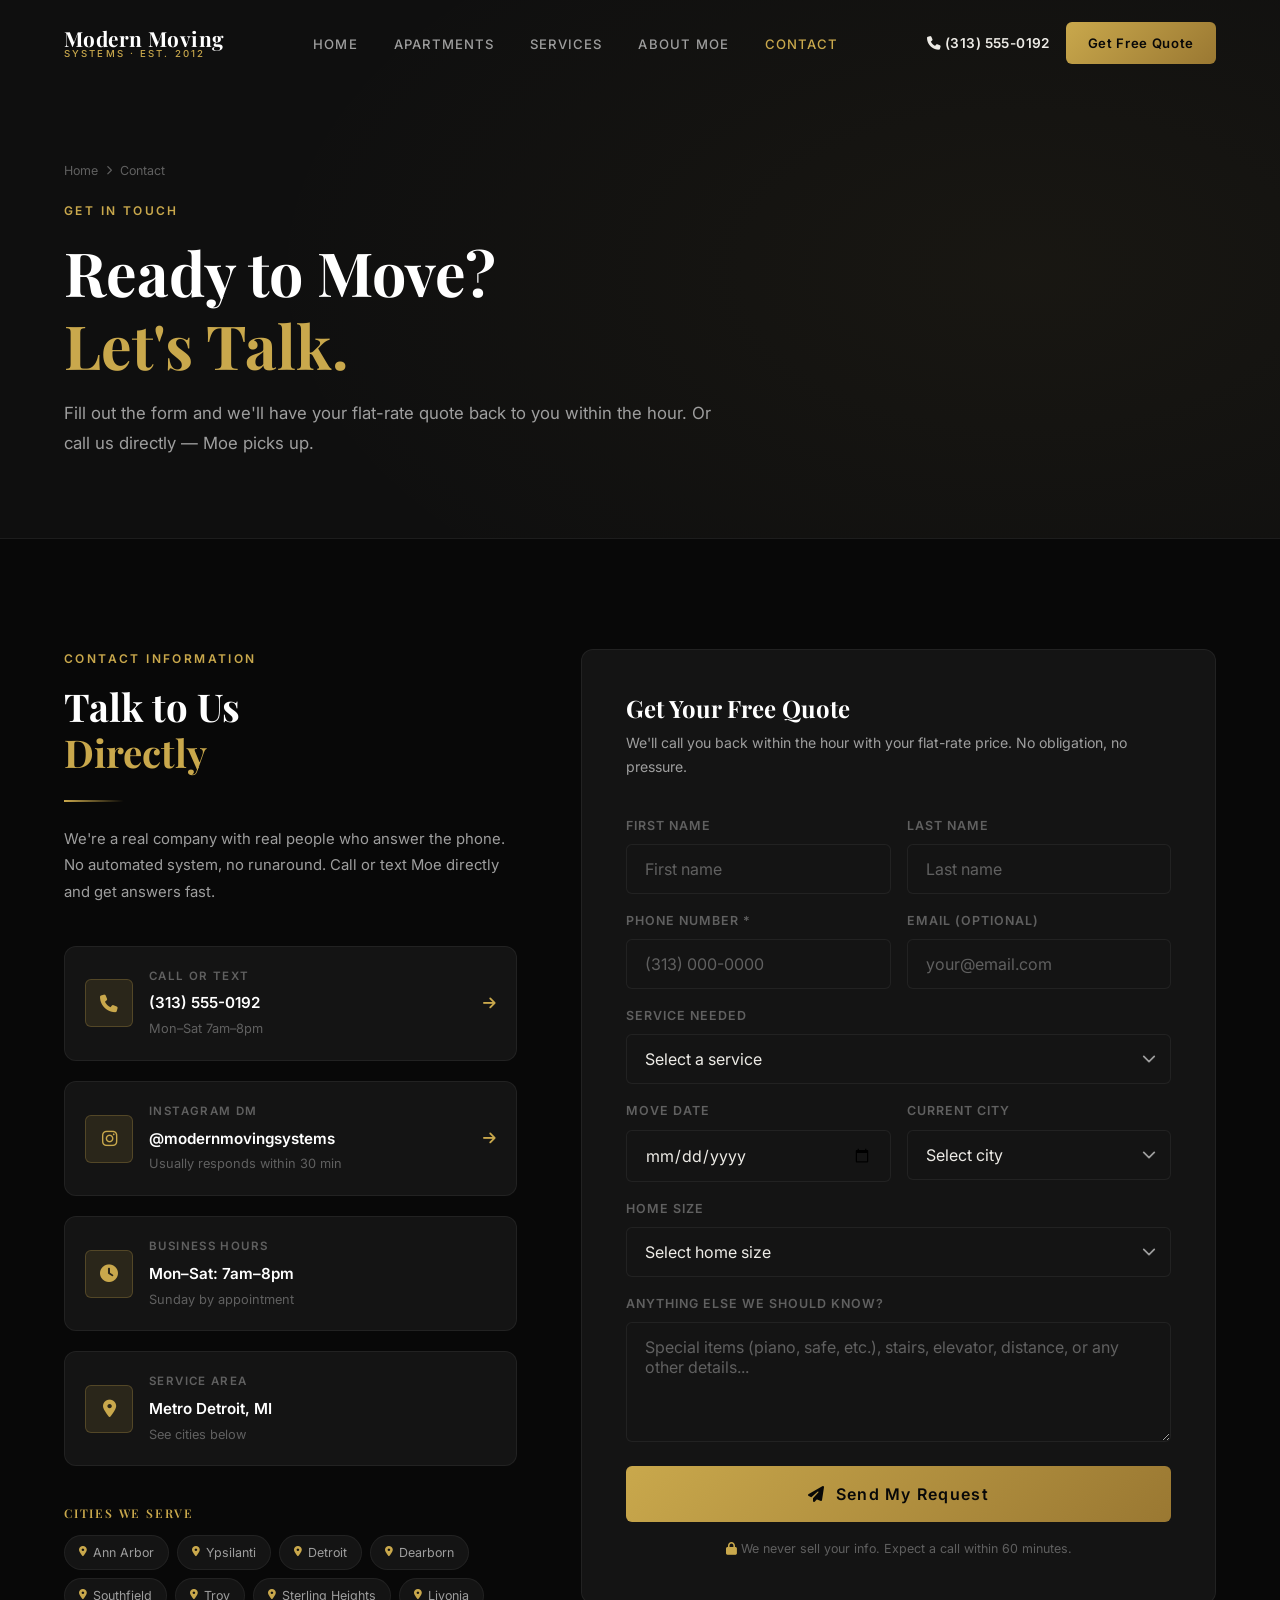
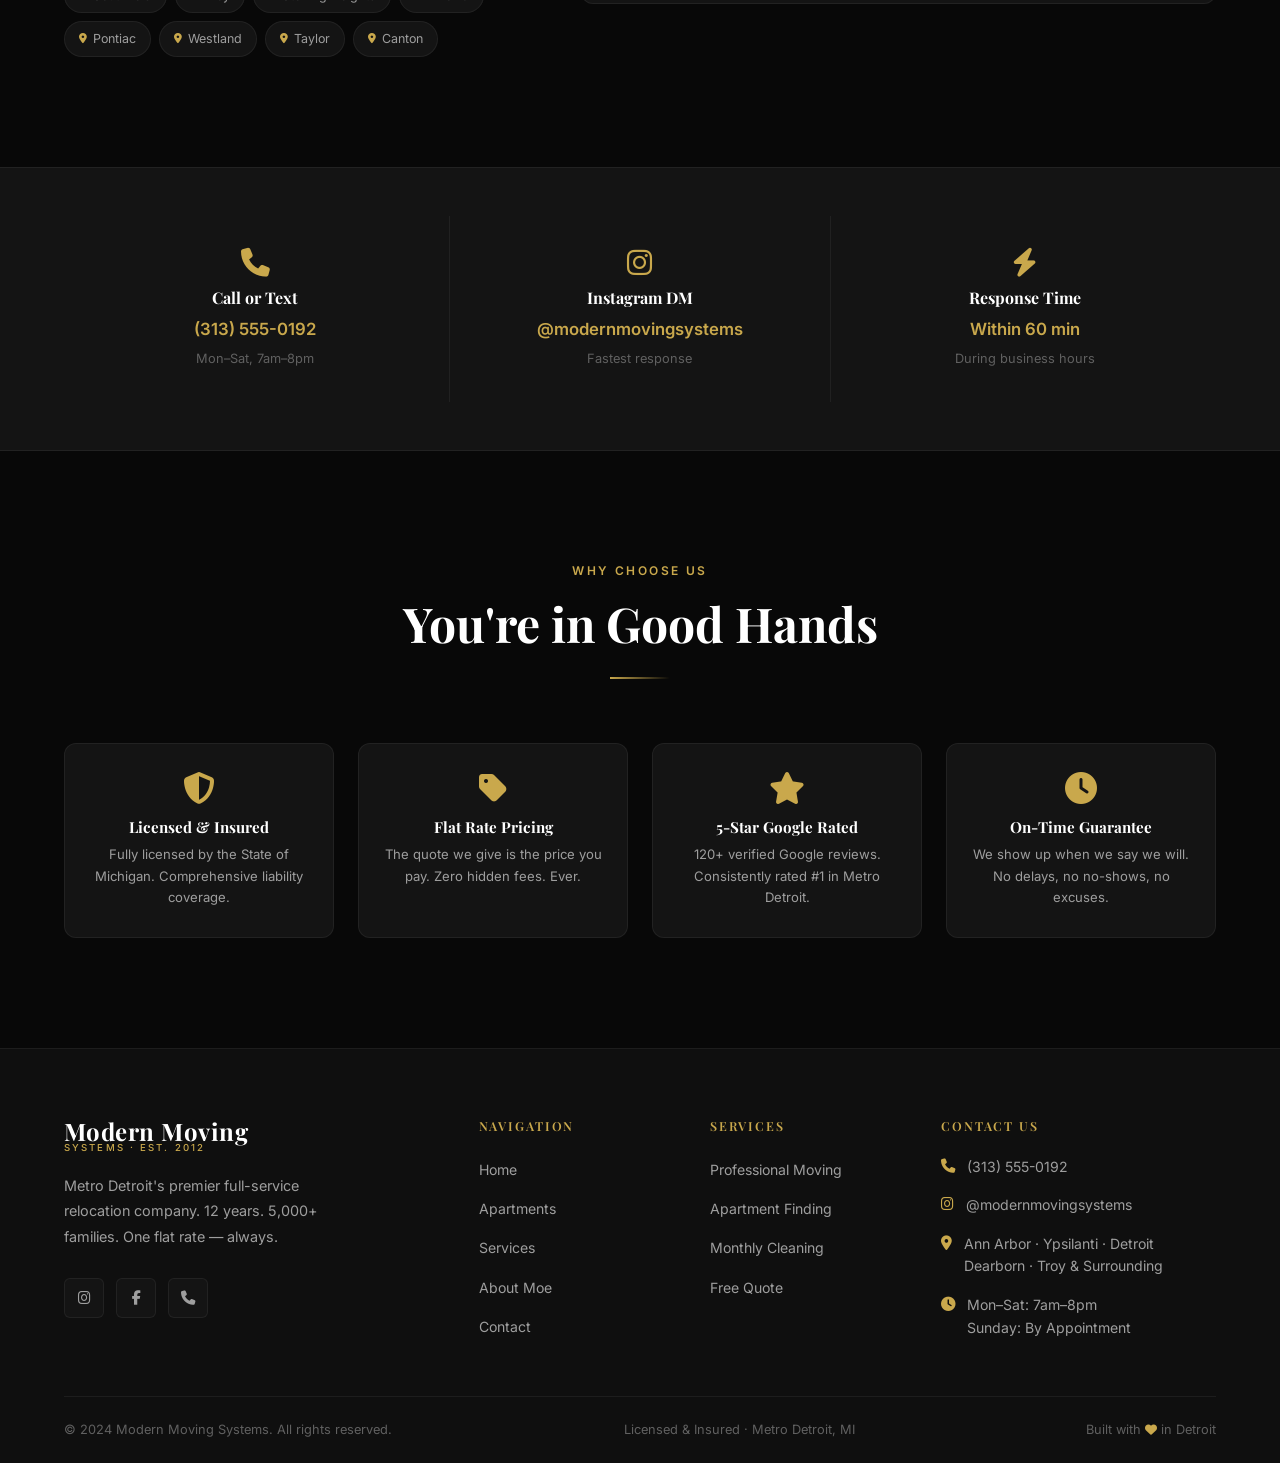
<file: contact.html>
<!DOCTYPE html>
<html lang="en">
<head>
  <meta charset="UTF-8" />
  <meta name="viewport" content="width=device-width, initial-scale=1.0" />
  <title>Contact | Modern Moving Systems — Get a Free Quote</title>
  <meta name="description" content="Contact Modern Moving Systems for a free flat-rate moving quote. Serving Ann Arbor, Ypsilanti, Detroit, and all of Metro Detroit. Call, text, or fill out our form." />
  <meta name="keywords" content="contact Modern Moving Systems, moving quote Metro Detroit, free moving estimate Ann Arbor, book movers Detroit" />
  <meta property="og:title" content="Contact Us | Modern Moving Systems" />
  <meta property="og:description" content="Get your free flat-rate quote today. No pressure, no hidden fees. We respond within the hour." />
  <link rel="canonical" href="https://modernmovingsystems.com/contact.html" />
  <link rel="preconnect" href="https://fonts.googleapis.com" />
  <link rel="preconnect" href="https://fonts.gstatic.com" crossorigin />
  <link href="https://fonts.googleapis.com/css2?family=Playfair+Display:ital,wght@0,600;0,700;1,600;1,700&family=Inter:wght@400;500;600;700&display=swap" rel="stylesheet" />
  <link rel="stylesheet" href="https://cdnjs.cloudflare.com/ajax/libs/font-awesome/6.5.0/css/all.min.css" />
  <link rel="stylesheet" href="css/style.css" />
</head>
<body>

  <!-- NAVIGATION -->
  <nav class="nav" id="nav">
    <div class="container">
      <div class="nav-inner">
        <a href="index.html" class="nav-logo">
          <span class="nav-logo-main">Modern Moving</span>
          <span class="nav-logo-sub">Systems · Est. 2012</span>
        </a>
        <ul class="nav-links">
          <li><a href="index.html">Home</a></li>
          <li><a href="apartments.html">Apartments</a></li>
          <li><a href="services.html">Services</a></li>
          <li><a href="about.html">About Moe</a></li>
          <li><a href="contact.html" class="active">Contact</a></li>
        </ul>
        <div class="nav-cta">
          <a href="tel:+13135550192" class="nav-phone"><i class="fa-solid fa-phone"></i> (313) 555-0192</a>
          <a href="#form" class="btn btn-primary btn-sm">Get Free Quote</a>
        </div>
        <button class="nav-toggle" id="navToggle" aria-label="Toggle menu">
          <span></span><span></span><span></span>
        </button>
      </div>
    </div>
  </nav>

  <div class="nav-mobile" id="navMobile">
    <button id="navMobileClose" style="position:absolute;top:28px;right:28px;color:var(--text-secondary);font-size:1.4rem;"><i class="fa-solid fa-xmark"></i></button>
    <a href="index.html">Home</a>
    <a href="apartments.html">Apartments</a>
    <a href="services.html">Services</a>
    <a href="about.html">About Moe</a>
    <a href="contact.html">Contact</a>
    <a href="tel:+13135550192" class="nav-mobile-phone"><i class="fa-solid fa-phone"></i> (313) 555-0192</a>
  </div>

  <main>

    <!-- PAGE HERO -->
    <section class="page-hero">
      <div class="container">
        <div class="page-hero-content">
          <nav class="breadcrumb" aria-label="Breadcrumb">
            <a href="index.html">Home</a>
            <i class="fa-solid fa-chevron-right"></i>
            <span>Contact</span>
          </nav>
          <span class="eyebrow">Get In Touch</span>
          <h1>Ready to Move?<br><span class="gold">Let's Talk.</span></h1>
          <p>Fill out the form and we'll have your flat-rate quote back to you within the hour. Or call us directly — Moe picks up.</p>
        </div>
      </div>
    </section>

    <!-- CONTACT MAIN -->
    <section class="section" id="form" aria-labelledby="contact-title">
      <div class="container">
        <div class="contact-layout">

          <!-- LEFT: Info Block -->
          <div class="contact-info-block animate-on-scroll slide-left">
            <span class="eyebrow">Contact Information</span>
            <h2 id="contact-title">Talk to Us<br><span class="gold">Directly</span></h2>
            <div class="divider"></div>
            <p>We're a real company with real people who answer the phone. No automated system, no runaround. Call or text Moe directly and get answers fast.</p>

            <div class="contact-methods">
              <a href="tel:+13135550192" class="contact-method">
                <div class="contact-method-icon"><i class="fa-solid fa-phone"></i></div>
                <div class="contact-method-info">
                  <div class="contact-method-label">Call or Text</div>
                  <div class="contact-method-value">(313) 555-0192</div>
                  <div class="contact-method-sub">Mon–Sat 7am–8pm</div>
                </div>
                <i class="fa-solid fa-arrow-right" style="color:var(--gold);font-size:0.9rem;"></i>
              </a>
              <a href="https://instagram.com/modernmovingsystems" target="_blank" rel="noopener noreferrer" class="contact-method">
                <div class="contact-method-icon"><i class="fa-brands fa-instagram"></i></div>
                <div class="contact-method-info">
                  <div class="contact-method-label">Instagram DM</div>
                  <div class="contact-method-value">@modernmovingsystems</div>
                  <div class="contact-method-sub">Usually responds within 30 min</div>
                </div>
                <i class="fa-solid fa-arrow-right" style="color:var(--gold);font-size:0.9rem;"></i>
              </a>
              <div class="contact-method" style="cursor:default;">
                <div class="contact-method-icon"><i class="fa-solid fa-clock"></i></div>
                <div class="contact-method-info">
                  <div class="contact-method-label">Business Hours</div>
                  <div class="contact-method-value">Mon–Sat: 7am–8pm</div>
                  <div class="contact-method-sub">Sunday by appointment</div>
                </div>
              </div>
              <div class="contact-method" style="cursor:default;">
                <div class="contact-method-icon"><i class="fa-solid fa-location-dot"></i></div>
                <div class="contact-method-info">
                  <div class="contact-method-label">Service Area</div>
                  <div class="contact-method-value">Metro Detroit, MI</div>
                  <div class="contact-method-sub">See cities below</div>
                </div>
              </div>
            </div>

            <div class="service-areas-block">
              <h4>Cities We Serve</h4>
              <div class="areas-tags">
                <span class="area-tag"><i class="fa-solid fa-location-dot"></i> Ann Arbor</span>
                <span class="area-tag"><i class="fa-solid fa-location-dot"></i> Ypsilanti</span>
                <span class="area-tag"><i class="fa-solid fa-location-dot"></i> Detroit</span>
                <span class="area-tag"><i class="fa-solid fa-location-dot"></i> Dearborn</span>
                <span class="area-tag"><i class="fa-solid fa-location-dot"></i> Southfield</span>
                <span class="area-tag"><i class="fa-solid fa-location-dot"></i> Troy</span>
                <span class="area-tag"><i class="fa-solid fa-location-dot"></i> Sterling Heights</span>
                <span class="area-tag"><i class="fa-solid fa-location-dot"></i> Livonia</span>
                <span class="area-tag"><i class="fa-solid fa-location-dot"></i> Pontiac</span>
                <span class="area-tag"><i class="fa-solid fa-location-dot"></i> Westland</span>
                <span class="area-tag"><i class="fa-solid fa-location-dot"></i> Taylor</span>
                <span class="area-tag"><i class="fa-solid fa-location-dot"></i> Canton</span>
              </div>
            </div>
          </div>

          <!-- RIGHT: Contact Form -->
          <div class="animate-on-scroll slide-right">
            <div class="form-wrap">
              <div class="contact-form-card">
                <h3>Get Your Free Quote</h3>
                <p>We'll call you back within the hour with your flat-rate price. No obligation, no pressure.</p>

                <form data-form="contact" novalidate>
                  <div class="form-row">
                    <div class="form-group">
                      <label class="form-label" for="c-fname">First Name</label>
                      <input type="text" id="c-fname" name="first_name" placeholder="First name" required />
                    </div>
                    <div class="form-group">
                      <label class="form-label" for="c-lname">Last Name</label>
                      <input type="text" id="c-lname" name="last_name" placeholder="Last name" required />
                    </div>
                  </div>
                  <div class="form-row">
                    <div class="form-group">
                      <label class="form-label" for="c-phone">Phone Number *</label>
                      <input type="tel" id="c-phone" name="phone" placeholder="(313) 000-0000" required />
                    </div>
                    <div class="form-group">
                      <label class="form-label" for="c-email">Email (Optional)</label>
                      <input type="email" id="c-email" name="email" placeholder="your@email.com" />
                    </div>
                  </div>
                  <div class="form-group">
                    <label class="form-label" for="c-service">Service Needed</label>
                    <select id="c-service" name="service">
                      <option value="">Select a service</option>
                      <option value="moving">Professional Moving</option>
                      <option value="apartment">Apartment Finding</option>
                      <option value="cleaning">Monthly Cleaning</option>
                      <option value="bundle">Moving + Apartment Bundle</option>
                      <option value="all">All Services / Not Sure</option>
                    </select>
                  </div>
                  <div class="form-row">
                    <div class="form-group">
                      <label class="form-label" for="c-date">Move Date</label>
                      <input type="date" id="c-date" name="move_date" />
                    </div>
                    <div class="form-group">
                      <label class="form-label" for="c-city">Current City</label>
                      <select id="c-city" name="city">
                        <option value="">Select city</option>
                        <option>Ann Arbor</option>
                        <option>Ypsilanti</option>
                        <option>Detroit</option>
                        <option>Dearborn</option>
                        <option>Southfield</option>
                        <option>Troy</option>
                        <option>Sterling Heights</option>
                        <option>Livonia</option>
                        <option>Other</option>
                      </select>
                    </div>
                  </div>
                  <div class="form-group">
                    <label class="form-label" for="c-home-size">Home Size</label>
                    <select id="c-home-size" name="home_size">
                      <option value="">Select home size</option>
                      <option>Studio</option>
                      <option>1 Bedroom</option>
                      <option>2 Bedrooms</option>
                      <option>3 Bedrooms</option>
                      <option>4+ Bedrooms</option>
                      <option>Office / Commercial</option>
                    </select>
                  </div>
                  <div class="form-group">
                    <label class="form-label" for="c-message">Anything Else We Should Know?</label>
                    <textarea id="c-message" name="message" placeholder="Special items (piano, safe, etc.), stairs, elevator, distance, or any other details..."></textarea>
                  </div>
                  <button type="submit" class="btn btn-primary btn-lg" style="width:100%;justify-content:center;margin-top:8px;">
                    <i class="fa-solid fa-paper-plane"></i> Send My Request
                  </button>
                  <p class="form-note" style="text-align:center;margin-top:16px;">
                    <i class="fa-solid fa-lock"></i> We never sell your info. Expect a call within 60 minutes.
                  </p>
                </form>
              </div>
              <div class="form-success" aria-live="polite">
                <i class="fa-solid fa-circle-check"></i>
                <h4>Request Received!</h4>
                <p>We'll call you back within 60 minutes during business hours. Check your phone — Moe may already be dialing!</p>
              </div>
            </div>
          </div>

        </div>
      </div>
    </section>

    <!-- QUICK CONNECT STRIP -->
    <section style="background:var(--bg-card);border-top:1px solid var(--border);border-bottom:1px solid var(--border);padding:48px 0;">
      <div class="container">
        <div style="display:grid;grid-template-columns:repeat(3,1fr);gap:2px;text-align:center;" class="animate-on-scroll">
          <div style="padding:32px 24px;">
            <i class="fa-solid fa-phone" style="font-size:1.8rem;color:var(--gold);margin-bottom:12px;"></i>
            <h4 style="font-size:1rem;margin-bottom:8px;">Call or Text</h4>
            <a href="tel:+13135550192" style="color:var(--gold);font-size:1.05rem;font-weight:600;">(313) 555-0192</a>
            <p style="font-size:0.8rem;color:var(--text-muted);margin-top:4px;">Mon–Sat, 7am–8pm</p>
          </div>
          <div style="padding:32px 24px;border-left:1px solid var(--border);border-right:1px solid var(--border);">
            <i class="fa-brands fa-instagram" style="font-size:1.8rem;color:var(--gold);margin-bottom:12px;"></i>
            <h4 style="font-size:1rem;margin-bottom:8px;">Instagram DM</h4>
            <a href="https://instagram.com/modernmovingsystems" target="_blank" rel="noopener noreferrer" style="color:var(--gold);font-size:1.05rem;font-weight:600;">@modernmovingsystems</a>
            <p style="font-size:0.8rem;color:var(--text-muted);margin-top:4px;">Fastest response</p>
          </div>
          <div style="padding:32px 24px;">
            <i class="fa-solid fa-bolt" style="font-size:1.8rem;color:var(--gold);margin-bottom:12px;"></i>
            <h4 style="font-size:1rem;margin-bottom:8px;">Response Time</h4>
            <span style="color:var(--gold);font-size:1.05rem;font-weight:600;">Within 60 min</span>
            <p style="font-size:0.8rem;color:var(--text-muted);margin-top:4px;">During business hours</p>
          </div>
        </div>
      </div>
    </section>

    <!-- TRUST BADGES -->
    <section class="section" aria-label="Trust indicators">
      <div class="container">
        <div class="section-header centered animate-on-scroll">
          <span class="eyebrow">Why Choose Us</span>
          <h2 class="section-title">You're in Good Hands</h2>
          <div class="divider centered"></div>
        </div>
        <div class="grid-4">
          <div style="text-align:center;padding:28px 20px;background:var(--bg-card);border:1px solid var(--border);border-radius:var(--radius-lg);" class="animate-on-scroll">
            <i class="fa-solid fa-shield-halved" style="font-size:2rem;color:var(--gold);margin-bottom:14px;"></i>
            <h4 style="font-size:0.95rem;margin-bottom:8px;">Licensed &amp; Insured</h4>
            <p style="font-size:0.82rem;color:var(--text-secondary);line-height:1.65;">Fully licensed by the State of Michigan. Comprehensive liability coverage.</p>
          </div>
          <div style="text-align:center;padding:28px 20px;background:var(--bg-card);border:1px solid var(--border);border-radius:var(--radius-lg);" class="animate-on-scroll animate-delay-1">
            <i class="fa-solid fa-tag" style="font-size:2rem;color:var(--gold);margin-bottom:14px;"></i>
            <h4 style="font-size:0.95rem;margin-bottom:8px;">Flat Rate Pricing</h4>
            <p style="font-size:0.82rem;color:var(--text-secondary);line-height:1.65;">The quote we give is the price you pay. Zero hidden fees. Ever.</p>
          </div>
          <div style="text-align:center;padding:28px 20px;background:var(--bg-card);border:1px solid var(--border);border-radius:var(--radius-lg);" class="animate-on-scroll animate-delay-2">
            <i class="fa-solid fa-star" style="font-size:2rem;color:var(--gold);margin-bottom:14px;"></i>
            <h4 style="font-size:0.95rem;margin-bottom:8px;">5-Star Google Rated</h4>
            <p style="font-size:0.82rem;color:var(--text-secondary);line-height:1.65;">120+ verified Google reviews. Consistently rated #1 in Metro Detroit.</p>
          </div>
          <div style="text-align:center;padding:28px 20px;background:var(--bg-card);border:1px solid var(--border);border-radius:var(--radius-lg);" class="animate-on-scroll animate-delay-3">
            <i class="fa-solid fa-clock" style="font-size:2rem;color:var(--gold);margin-bottom:14px;"></i>
            <h4 style="font-size:0.95rem;margin-bottom:8px;">On-Time Guarantee</h4>
            <p style="font-size:0.82rem;color:var(--text-secondary);line-height:1.65;">We show up when we say we will. No delays, no no-shows, no excuses.</p>
          </div>
        </div>
      </div>
    </section>

  </main>

  <!-- FOOTER -->
  <footer class="footer">
    <div class="container">
      <div class="footer-grid">
        <div class="footer-brand">
          <a href="index.html" class="nav-logo">
            <span class="nav-logo-main" style="font-size:1.5rem;">Modern Moving</span>
            <span class="nav-logo-sub">Systems · Est. 2012</span>
          </a>
          <p>Metro Detroit's premier full-service relocation company. 12 years. 5,000+ families. One flat rate — always.</p>
          <div class="footer-social">
            <a href="https://instagram.com/modernmovingsystems" target="_blank" rel="noopener noreferrer" class="social-btn"><i class="fa-brands fa-instagram"></i></a>
            <a href="https://facebook.com" target="_blank" rel="noopener noreferrer" class="social-btn"><i class="fa-brands fa-facebook-f"></i></a>
            <a href="tel:+13135550192" class="social-btn"><i class="fa-solid fa-phone"></i></a>
          </div>
        </div>
        <div class="footer-col">
          <h4>Navigation</h4>
          <ul class="footer-links">
            <li><a href="index.html">Home</a></li>
            <li><a href="apartments.html">Apartments</a></li>
            <li><a href="services.html">Services</a></li>
            <li><a href="about.html">About Moe</a></li>
            <li><a href="contact.html">Contact</a></li>
          </ul>
        </div>
        <div class="footer-col">
          <h4>Services</h4>
          <ul class="footer-links">
            <li><a href="services.html#moving">Professional Moving</a></li>
            <li><a href="services.html#apartments">Apartment Finding</a></li>
            <li><a href="services.html#cleaning">Monthly Cleaning</a></li>
            <li><a href="contact.html">Free Quote</a></li>
          </ul>
        </div>
        <div class="footer-col">
          <h4>Contact Us</h4>
          <div class="footer-contact-list">
            <div class="footer-contact-item"><i class="fa-solid fa-phone"></i><span><a href="tel:+13135550192" style="color:inherit;">(313) 555-0192</a></span></div>
            <div class="footer-contact-item"><i class="fa-brands fa-instagram"></i><span><a href="https://instagram.com/modernmovingsystems" target="_blank" rel="noopener noreferrer" style="color:inherit;">@modernmovingsystems</a></span></div>
            <div class="footer-contact-item"><i class="fa-solid fa-location-dot"></i><span>Ann Arbor · Ypsilanti · Detroit<br>Dearborn · Troy &amp; Surrounding</span></div>
            <div class="footer-contact-item"><i class="fa-solid fa-clock"></i><span>Mon–Sat: 7am–8pm<br>Sunday: By Appointment</span></div>
          </div>
        </div>
      </div>
      <div class="footer-bottom">
        <span>&copy; 2024 Modern Moving Systems. All rights reserved.</span>
        <span>Licensed &amp; Insured · Metro Detroit, MI</span>
        <span>Built with <i class="fa-solid fa-heart" style="color:var(--gold);font-size:0.75rem;"></i> in Detroit</span>
      </div>
    </div>
  </footer>

  <script src="js/main.js" defer></script>
</body>
</html>
</file>
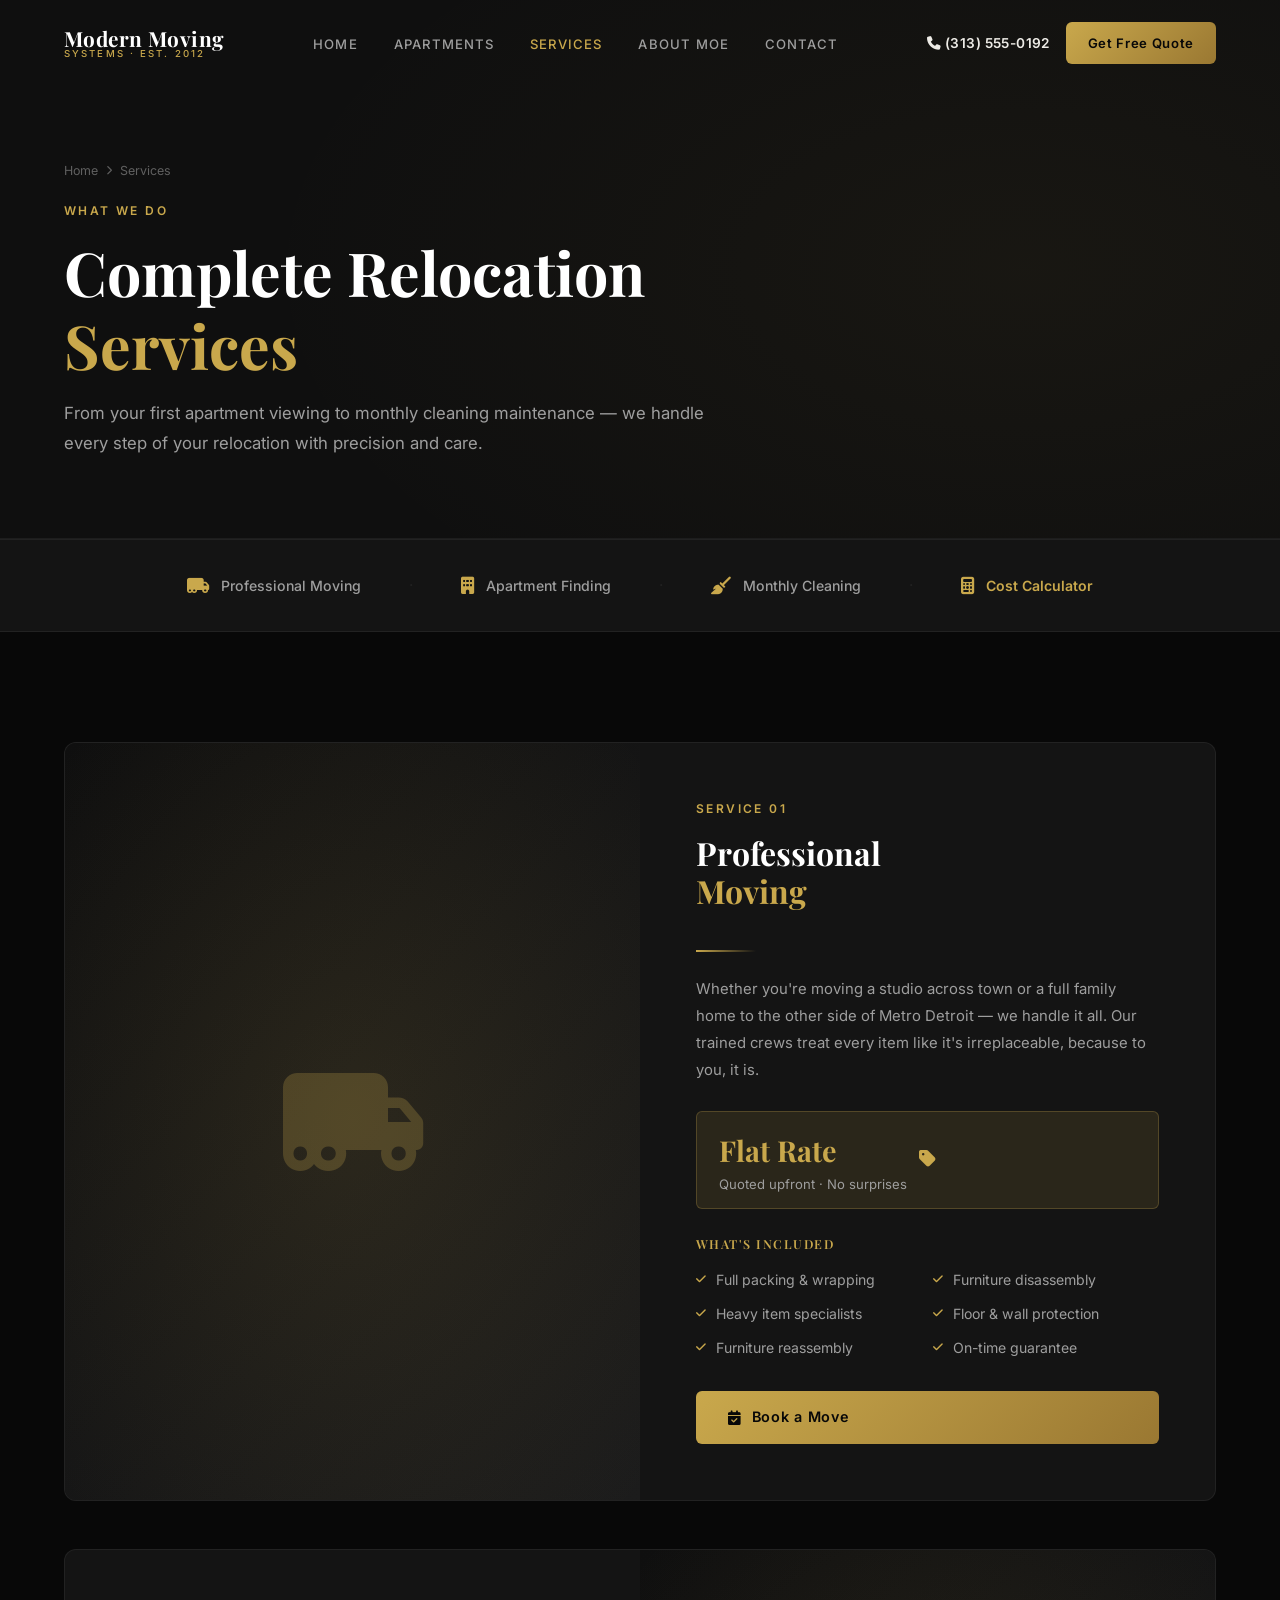
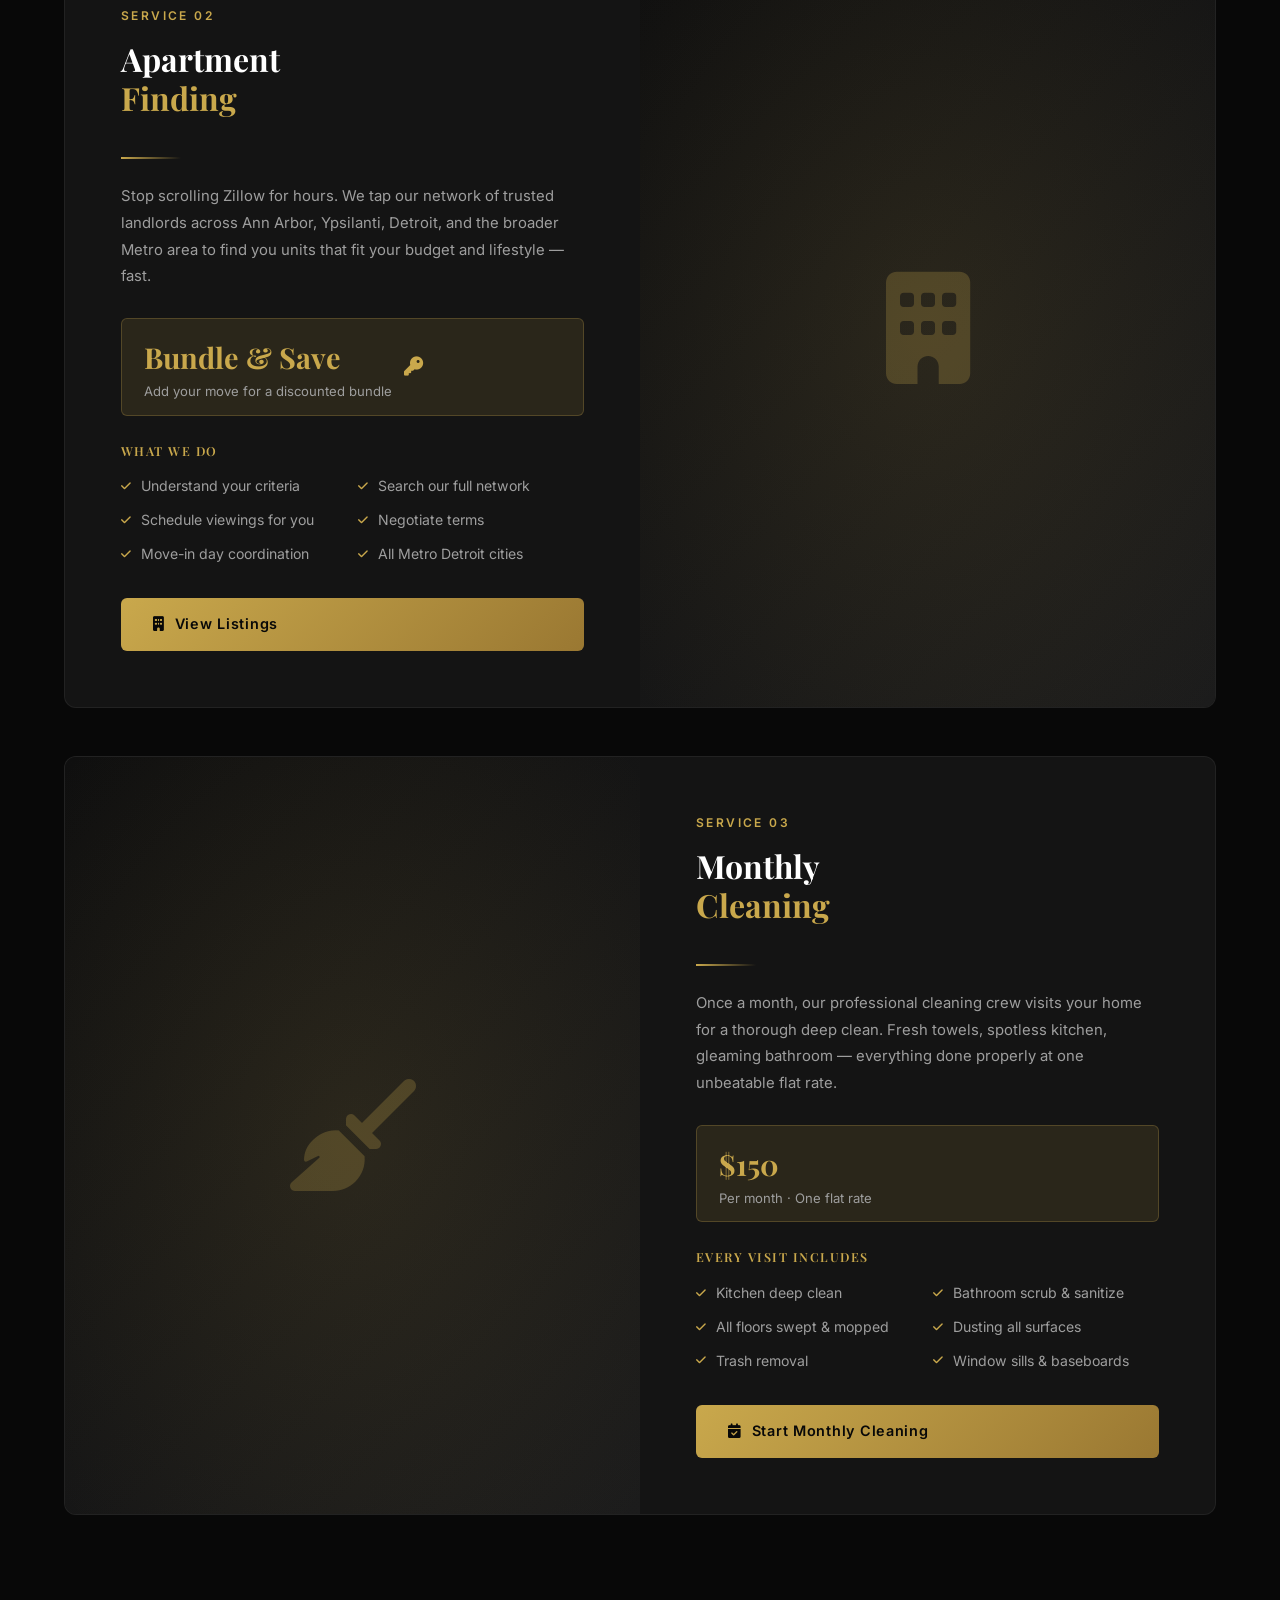
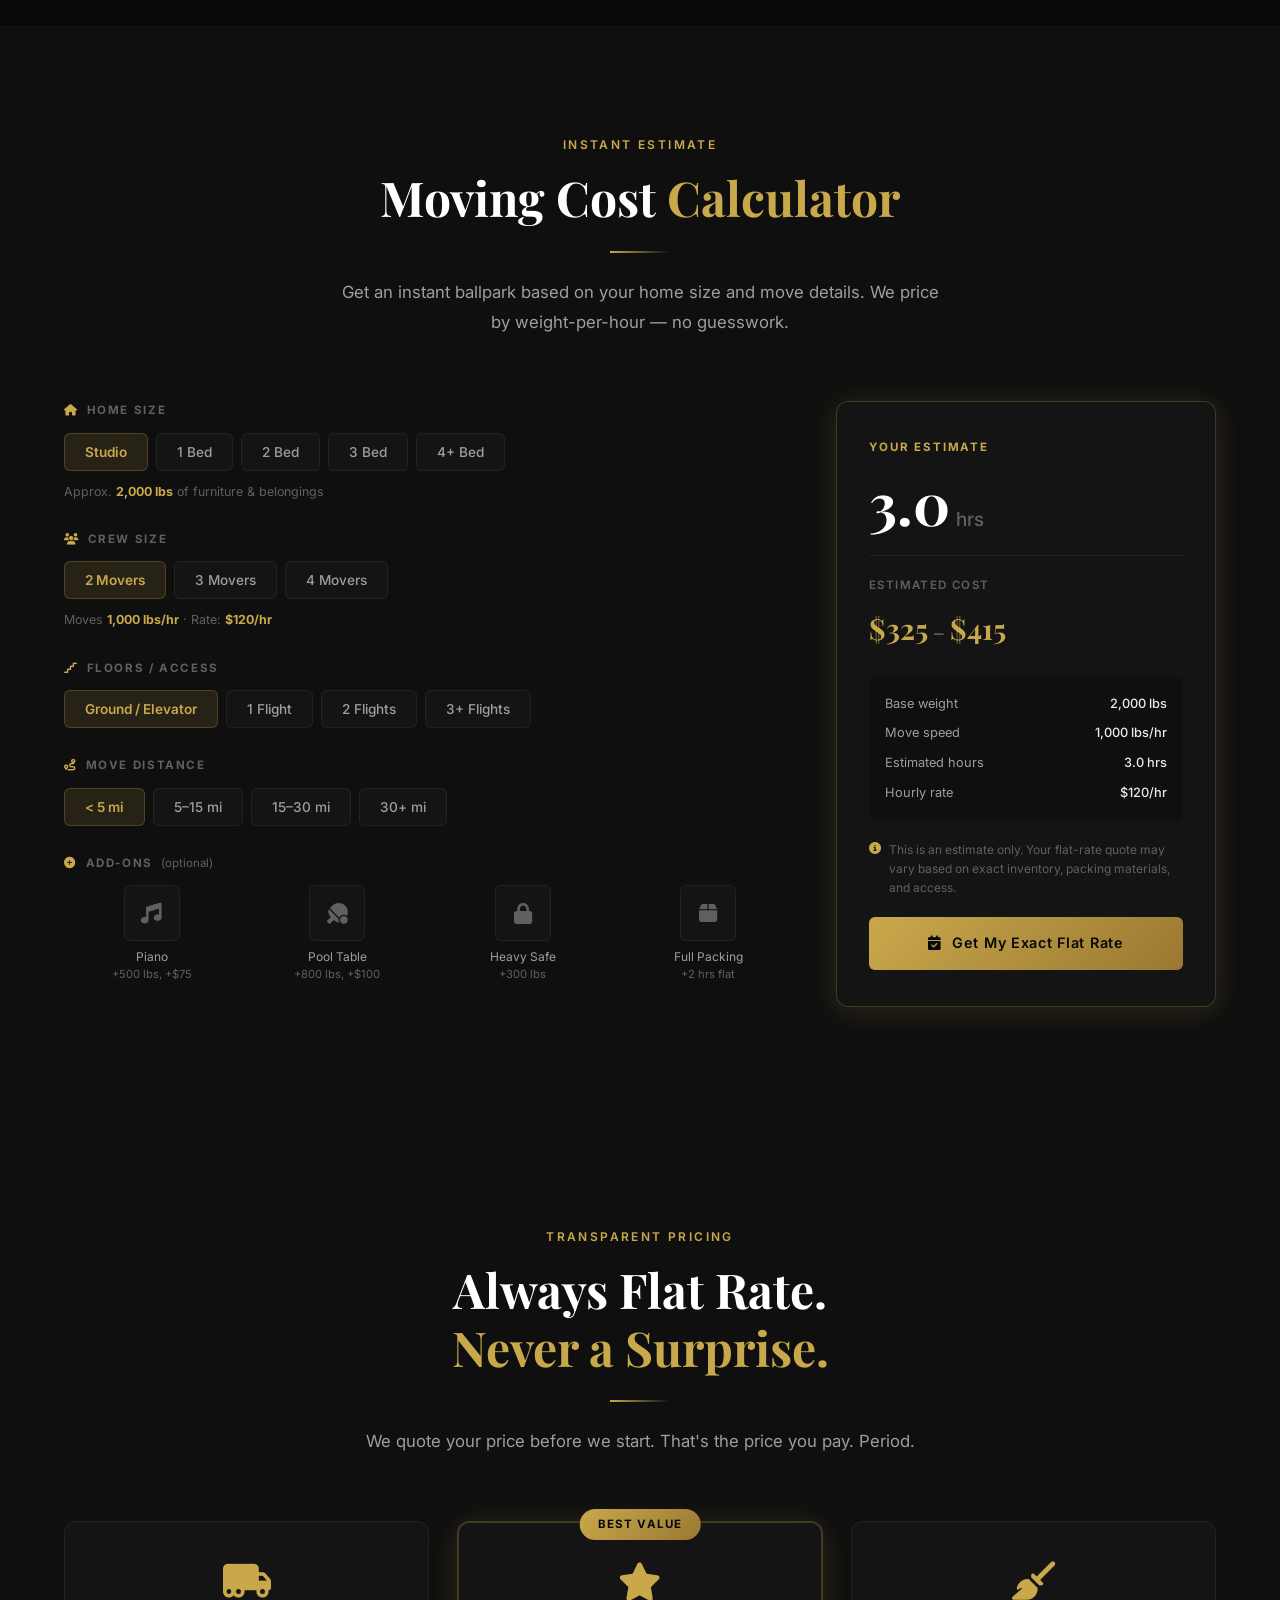
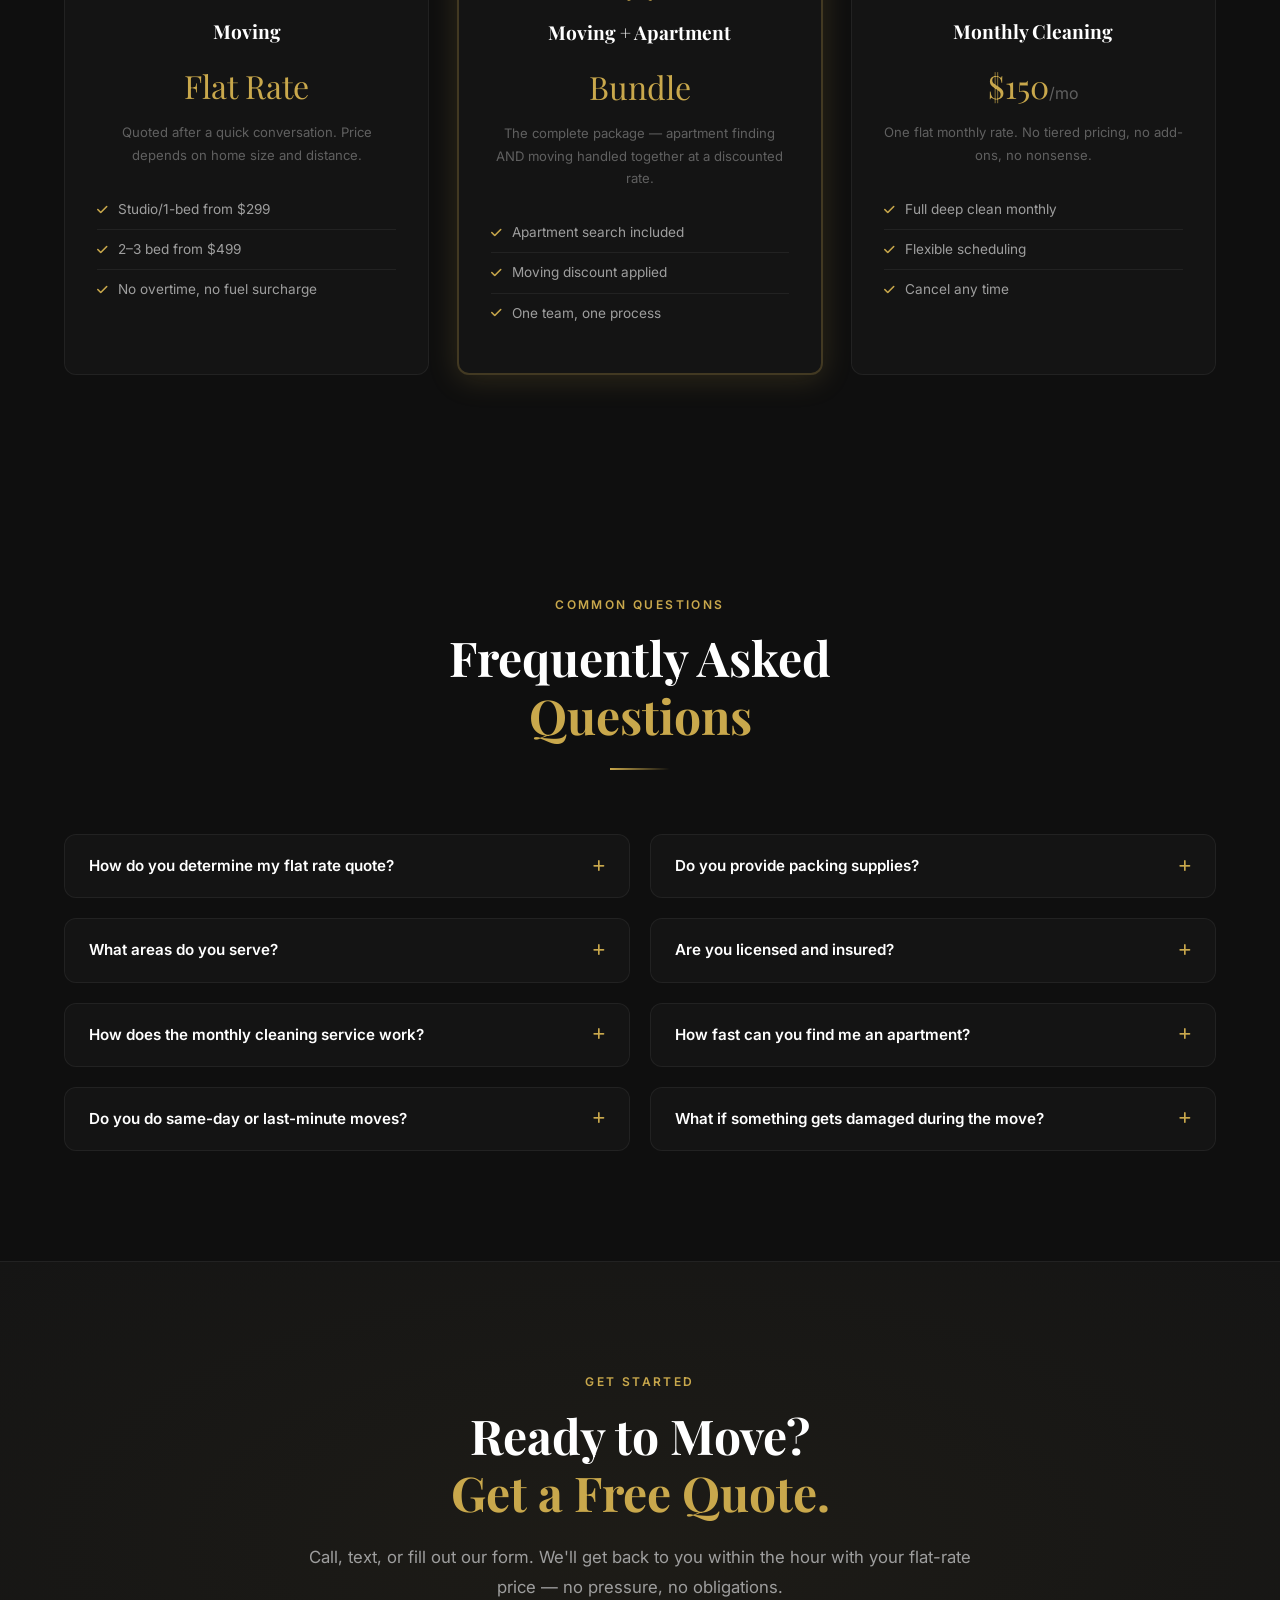
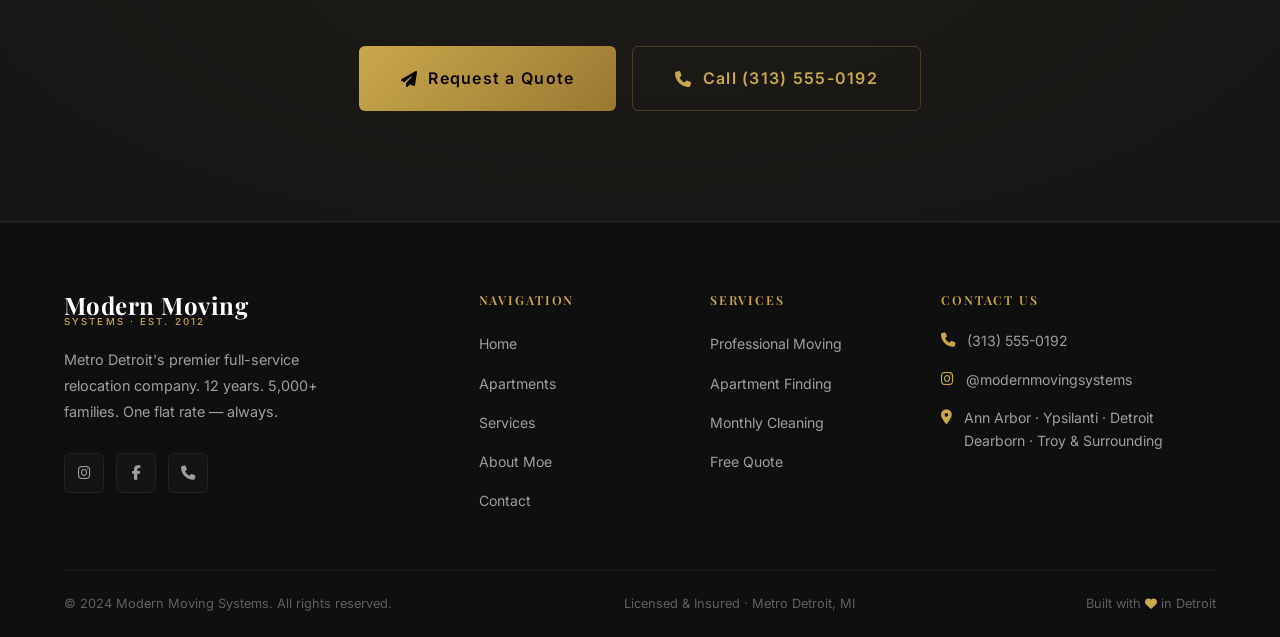
<file: services.html>
<!DOCTYPE html>
<html lang="en">
<head>
  <meta charset="UTF-8" />
  <meta name="viewport" content="width=device-width, initial-scale=1.0" />
  <title>Services | Modern Moving Systems — Moving, Apartments & Cleaning</title>
  <meta name="description" content="Professional moving, apartment finding, and monthly cleaning services in Metro Detroit. Flat rate pricing, fully insured. Serving Ann Arbor, Ypsilanti, Detroit & surrounding areas." />
  <meta name="keywords" content="moving services Detroit, apartment finding Metro Detroit, monthly cleaning service $150, flat rate movers Ann Arbor" />
  <meta property="og:title" content="Our Services | Modern Moving Systems" />
  <meta property="og:description" content="Moving, apartment finding, and monthly cleaning — all under one roof. Flat rate pricing guaranteed." />
  <link rel="canonical" href="https://modernmovingsystems.com/services.html" />
  <link rel="preconnect" href="https://fonts.googleapis.com" />
  <link rel="preconnect" href="https://fonts.gstatic.com" crossorigin />
  <link href="https://fonts.googleapis.com/css2?family=Playfair+Display:ital,wght@0,600;0,700;1,600;1,700&family=Inter:wght@400;500;600;700&display=swap" rel="stylesheet" />
  <link rel="stylesheet" href="https://cdnjs.cloudflare.com/ajax/libs/font-awesome/6.5.0/css/all.min.css" />
  <link rel="stylesheet" href="css/style.css" />
</head>
<body>

  <!-- NAVIGATION -->
  <nav class="nav" id="nav">
    <div class="container">
      <div class="nav-inner">
        <a href="index.html" class="nav-logo">
          <span class="nav-logo-main">Modern Moving</span>
          <span class="nav-logo-sub">Systems · Est. 2012</span>
        </a>
        <ul class="nav-links">
          <li><a href="index.html">Home</a></li>
          <li><a href="apartments.html">Apartments</a></li>
          <li><a href="services.html" class="active">Services</a></li>
          <li><a href="about.html">About Moe</a></li>
          <li><a href="contact.html">Contact</a></li>
        </ul>
        <div class="nav-cta">
          <a href="tel:+13135550192" class="nav-phone"><i class="fa-solid fa-phone"></i> (313) 555-0192</a>
          <a href="contact.html" class="btn btn-primary btn-sm">Get Free Quote</a>
        </div>
        <button class="nav-toggle" id="navToggle" aria-label="Toggle menu">
          <span></span><span></span><span></span>
        </button>
      </div>
    </div>
  </nav>

  <div class="nav-mobile" id="navMobile">
    <button id="navMobileClose" style="position:absolute;top:28px;right:28px;color:var(--text-secondary);font-size:1.4rem;"><i class="fa-solid fa-xmark"></i></button>
    <a href="index.html">Home</a>
    <a href="apartments.html">Apartments</a>
    <a href="services.html">Services</a>
    <a href="about.html">About Moe</a>
    <a href="contact.html">Contact</a>
    <a href="tel:+13135550192" class="nav-mobile-phone"><i class="fa-solid fa-phone"></i> (313) 555-0192</a>
  </div>

  <main>

    <!-- PAGE HERO -->
    <section class="page-hero">
      <div class="container">
        <div class="page-hero-content">
          <nav class="breadcrumb" aria-label="Breadcrumb">
            <a href="index.html">Home</a>
            <i class="fa-solid fa-chevron-right"></i>
            <span>Services</span>
          </nav>
          <span class="eyebrow">What We Do</span>
          <h1>Complete Relocation<br><span class="gold">Services</span></h1>
          <p>From your first apartment viewing to monthly cleaning maintenance — we handle every step of your relocation with precision and care.</p>
        </div>
      </div>
    </section>

    <!-- SERVICES OVERVIEW STRIP -->
    <section style="background:var(--bg-card);border-top:1px solid var(--border);border-bottom:1px solid var(--border);padding:32px 0;">
      <div class="container">
        <div style="display:flex;align-items:center;justify-content:center;gap:48px;flex-wrap:wrap;">
          <a href="#moving" style="display:flex;align-items:center;gap:12px;color:var(--text-secondary);font-size:0.88rem;font-weight:500;transition:var(--transition);" class="service-anchor">
            <i class="fa-solid fa-truck-moving" style="color:var(--gold);font-size:1.1rem;"></i> Professional Moving
          </a>
          <span style="color:var(--border);">·</span>
          <a href="#apartments" style="display:flex;align-items:center;gap:12px;color:var(--text-secondary);font-size:0.88rem;font-weight:500;transition:var(--transition);" class="service-anchor">
            <i class="fa-solid fa-building" style="color:var(--gold);font-size:1.1rem;"></i> Apartment Finding
          </a>
          <span style="color:var(--border);">·</span>
          <a href="#cleaning" style="display:flex;align-items:center;gap:12px;color:var(--text-secondary);font-size:0.88rem;font-weight:500;transition:var(--transition);" class="service-anchor">
            <i class="fa-solid fa-broom" style="color:var(--gold);font-size:1.1rem;"></i> Monthly Cleaning
          </a>
          <span style="color:var(--border);">·</span>
          <a href="#calculator" style="display:flex;align-items:center;gap:12px;color:var(--gold);font-size:0.88rem;font-weight:600;transition:var(--transition);" class="service-anchor">
            <i class="fa-solid fa-calculator" style="font-size:1.1rem;"></i> Cost Calculator
          </a>
        </div>
      </div>
    </section>

    <!-- SERVICES DETAIL -->
    <section class="services-detail" aria-label="Service details">
      <div class="container">

        <!-- 1. Moving -->
        <div class="service-detail-card animate-on-scroll" id="moving">
          <div class="service-detail-inner">
            <div class="service-detail-visual">
              <i class="fa-solid fa-truck-moving"></i>
            </div>
            <div class="service-detail-content">
              <span class="eyebrow">Service 01</span>
              <h2>Professional<br><span class="gold">Moving</span></h2>
              <div class="divider"></div>
              <p>Whether you're moving a studio across town or a full family home to the other side of Metro Detroit — we handle it all. Our trained crews treat every item like it's irreplaceable, because to you, it is.</p>
              <div class="service-price-tag">
                <div>
                  <div class="price-amount">Flat Rate</div>
                  <div class="price-label">Quoted upfront · No surprises</div>
                </div>
                <i class="fa-solid fa-tag" style="color:var(--gold);font-size:1.2rem;"></i>
              </div>
              <div class="service-includes">
                <h4>What's Included</h4>
                <ul>
                  <li><i class="fa-solid fa-check"></i> Full packing &amp; wrapping</li>
                  <li><i class="fa-solid fa-check"></i> Furniture disassembly</li>
                  <li><i class="fa-solid fa-check"></i> Heavy item specialists</li>
                  <li><i class="fa-solid fa-check"></i> Floor &amp; wall protection</li>
                  <li><i class="fa-solid fa-check"></i> Furniture reassembly</li>
                  <li><i class="fa-solid fa-check"></i> On-time guarantee</li>
                </ul>
              </div>
              <a href="contact.html" class="btn btn-primary"><i class="fa-solid fa-calendar-check"></i> Book a Move</a>
            </div>
          </div>
        </div>

        <!-- 2. Apartment Finding -->
        <div class="service-detail-card reverse animate-on-scroll" id="apartments">
          <div class="service-detail-inner">
            <div class="service-detail-visual">
              <i class="fa-solid fa-building"></i>
            </div>
            <div class="service-detail-content">
              <span class="eyebrow">Service 02</span>
              <h2>Apartment<br><span class="gold">Finding</span></h2>
              <div class="divider"></div>
              <p>Stop scrolling Zillow for hours. We tap our network of trusted landlords across Ann Arbor, Ypsilanti, Detroit, and the broader Metro area to find you units that fit your budget and lifestyle — fast.</p>
              <div class="service-price-tag">
                <div>
                  <div class="price-amount">Bundle &amp; Save</div>
                  <div class="price-label">Add your move for a discounted bundle</div>
                </div>
                <i class="fa-solid fa-key" style="color:var(--gold);font-size:1.2rem;"></i>
              </div>
              <div class="service-includes">
                <h4>What We Do</h4>
                <ul>
                  <li><i class="fa-solid fa-check"></i> Understand your criteria</li>
                  <li><i class="fa-solid fa-check"></i> Search our full network</li>
                  <li><i class="fa-solid fa-check"></i> Schedule viewings for you</li>
                  <li><i class="fa-solid fa-check"></i> Negotiate terms</li>
                  <li><i class="fa-solid fa-check"></i> Move-in day coordination</li>
                  <li><i class="fa-solid fa-check"></i> All Metro Detroit cities</li>
                </ul>
              </div>
              <a href="apartments.html" class="btn btn-primary"><i class="fa-solid fa-building"></i> View Listings</a>
            </div>
          </div>
        </div>

        <!-- 3. Monthly Cleaning -->
        <div class="service-detail-card animate-on-scroll" id="cleaning">
          <div class="service-detail-inner">
            <div class="service-detail-visual">
              <i class="fa-solid fa-broom"></i>
            </div>
            <div class="service-detail-content">
              <span class="eyebrow">Service 03</span>
              <h2>Monthly<br><span class="gold">Cleaning</span></h2>
              <div class="divider"></div>
              <p>Once a month, our professional cleaning crew visits your home for a thorough deep clean. Fresh towels, spotless kitchen, gleaming bathroom — everything done properly at one unbeatable flat rate.</p>
              <div class="service-price-tag">
                <div>
                  <div class="price-amount">$150</div>
                  <div class="price-label">Per month · One flat rate</div>
                </div>
                <i class="fa-solid fa-sparkles" style="color:var(--gold);font-size:1.2rem;"></i>
              </div>
              <div class="service-includes">
                <h4>Every Visit Includes</h4>
                <ul>
                  <li><i class="fa-solid fa-check"></i> Kitchen deep clean</li>
                  <li><i class="fa-solid fa-check"></i> Bathroom scrub &amp; sanitize</li>
                  <li><i class="fa-solid fa-check"></i> All floors swept &amp; mopped</li>
                  <li><i class="fa-solid fa-check"></i> Dusting all surfaces</li>
                  <li><i class="fa-solid fa-check"></i> Trash removal</li>
                  <li><i class="fa-solid fa-check"></i> Window sills &amp; baseboards</li>
                </ul>
              </div>
              <a href="contact.html" class="btn btn-primary"><i class="fa-solid fa-calendar-check"></i> Start Monthly Cleaning</a>
            </div>
          </div>
        </div>

      </div>
    </section>

    <!-- ═══════════════════════════════
         MOVING COST CALCULATOR
    ═══════════════════════════════ -->
    <section class="section calc-section" id="calculator" aria-labelledby="calc-title">
      <div class="container">
        <div class="section-header centered animate-on-scroll">
          <span class="eyebrow">Instant Estimate</span>
          <h2 class="section-title" id="calc-title">Moving Cost <span class="gold">Calculator</span></h2>
          <div class="divider centered"></div>
          <p class="section-subtitle">Get an instant ballpark based on your home size and move details. We price by weight-per-hour — no guesswork.</p>
        </div>

        <div class="calc-layout animate-on-scroll">

          <!-- LEFT: Inputs -->
          <div class="calc-inputs">

            <!-- Home Size -->
            <div class="calc-group">
              <div class="calc-group-label"><i class="fa-solid fa-house"></i> Home Size</div>
              <div class="calc-btn-row" id="calc-size">
                <button class="calc-opt active" data-val="studio">Studio</button>
                <button class="calc-opt" data-val="1bed">1 Bed</button>
                <button class="calc-opt" data-val="2bed">2 Bed</button>
                <button class="calc-opt" data-val="3bed">3 Bed</button>
                <button class="calc-opt" data-val="4bed">4+ Bed</button>
              </div>
              <div class="calc-weight-note" id="calc-weight-note">Approx. <strong>2,000 lbs</strong> of furniture &amp; belongings</div>
            </div>

            <!-- Crew Size -->
            <div class="calc-group">
              <div class="calc-group-label"><i class="fa-solid fa-users"></i> Crew Size</div>
              <div class="calc-btn-row" id="calc-crew">
                <button class="calc-opt active" data-val="2">2 Movers</button>
                <button class="calc-opt" data-val="3">3 Movers</button>
                <button class="calc-opt" data-val="4">4 Movers</button>
              </div>
              <div class="calc-crew-note" id="calc-crew-note">Moves <strong>1,000 lbs/hr</strong> · Rate: <strong>$120/hr</strong></div>
            </div>

            <!-- Floor / Access -->
            <div class="calc-group">
              <div class="calc-group-label"><i class="fa-solid fa-stairs"></i> Floors / Access</div>
              <div class="calc-btn-row" id="calc-floor">
                <button class="calc-opt active" data-val="0">Ground / Elevator</button>
                <button class="calc-opt" data-val="1">1 Flight</button>
                <button class="calc-opt" data-val="2">2 Flights</button>
                <button class="calc-opt" data-val="3">3+ Flights</button>
              </div>
            </div>

            <!-- Distance -->
            <div class="calc-group">
              <div class="calc-group-label"><i class="fa-solid fa-route"></i> Move Distance</div>
              <div class="calc-btn-row" id="calc-distance">
                <button class="calc-opt active" data-val="local">&lt; 5 mi</button>
                <button class="calc-opt" data-val="near">5–15 mi</button>
                <button class="calc-opt" data-val="mid">15–30 mi</button>
                <button class="calc-opt" data-val="far">30+ mi</button>
              </div>
            </div>

            <!-- Add-ons -->
            <div class="calc-group">
              <div class="calc-group-label"><i class="fa-solid fa-plus-circle"></i> Add-ons <span style="font-weight:400;color:var(--text-muted);text-transform:none;letter-spacing:0;">(optional)</span></div>
              <div class="calc-addons">
                <label class="calc-addon-item">
                  <input type="checkbox" id="addon-piano" />
                  <span class="calc-addon-box"><i class="fa-solid fa-music"></i></span>
                  <span class="calc-addon-label">Piano<br><small>+500 lbs, +$75</small></span>
                </label>
                <label class="calc-addon-item">
                  <input type="checkbox" id="addon-pooltable" />
                  <span class="calc-addon-box"><i class="fa-solid fa-table-tennis-paddle-ball"></i></span>
                  <span class="calc-addon-label">Pool Table<br><small>+800 lbs, +$100</small></span>
                </label>
                <label class="calc-addon-item">
                  <input type="checkbox" id="addon-safe" />
                  <span class="calc-addon-box"><i class="fa-solid fa-lock"></i></span>
                  <span class="calc-addon-label">Heavy Safe<br><small>+300 lbs</small></span>
                </label>
                <label class="calc-addon-item">
                  <input type="checkbox" id="addon-packing" />
                  <span class="calc-addon-box"><i class="fa-solid fa-box"></i></span>
                  <span class="calc-addon-label">Full Packing<br><small>+2 hrs flat</small></span>
                </label>
              </div>
            </div>

          </div>

          <!-- RIGHT: Result -->
          <div class="calc-result" id="calc-result">
            <div class="calc-result-inner">
              <div class="calc-result-label">Your Estimate</div>

              <div class="calc-result-hours">
                <span class="calc-result-hours-num" id="calc-hours">3.0</span>
                <span class="calc-result-hours-unit">hrs</span>
              </div>

              <div class="calc-result-divider"></div>

              <div class="calc-result-cost-label">Estimated Cost</div>
              <div class="calc-result-cost">
                <span class="calc-cost-low" id="calc-low">$324</span>
                <span class="calc-cost-dash">–</span>
                <span class="calc-cost-high" id="calc-high">$414</span>
              </div>

              <div class="calc-result-breakdown" id="calc-breakdown">
                <div class="calc-breakdown-row">
                  <span>Base weight</span><span id="bd-weight">2,000 lbs</span>
                </div>
                <div class="calc-breakdown-row">
                  <span>Move speed</span><span id="bd-speed">1,000 lbs/hr</span>
                </div>
                <div class="calc-breakdown-row">
                  <span>Estimated hours</span><span id="bd-hours">3.0 hrs</span>
                </div>
                <div class="calc-breakdown-row">
                  <span>Hourly rate</span><span id="bd-rate">$120/hr</span>
                </div>
              </div>

              <div class="calc-result-note">
                <i class="fa-solid fa-circle-info"></i>
                This is an estimate only. Your flat-rate quote may vary based on exact inventory, packing materials, and access.
              </div>

              <a href="contact.html" class="btn btn-primary" style="width:100%;justify-content:center;margin-top:20px;">
                <i class="fa-solid fa-calendar-check"></i> Get My Exact Flat Rate
              </a>
            </div>
          </div>

        </div><!-- end calc-layout -->
      </div>
    </section>

    <!-- PRICING COMPARISON -->
    <section class="section bg-dark" aria-labelledby="pricing-title">
      <div class="container">
        <div class="section-header centered animate-on-scroll">
          <span class="eyebrow">Transparent Pricing</span>
          <h2 class="section-title" id="pricing-title">Always Flat Rate.<br><span class="gold">Never a Surprise.</span></h2>
          <div class="divider centered"></div>
          <p class="section-subtitle">We quote your price before we start. That's the price you pay. Period.</p>
        </div>
        <div class="grid-3">
          <div style="background:var(--bg-card);border:1px solid var(--border);border-radius:var(--radius-lg);padding:40px 32px;text-align:center;" class="animate-on-scroll">
            <i class="fa-solid fa-truck-moving" style="font-size:2.4rem;color:var(--gold);margin-bottom:20px;"></i>
            <h3 style="font-size:1.2rem;margin-bottom:8px;">Moving</h3>
            <div style="font-family:var(--font-heading);font-size:2rem;color:var(--gold);margin:16px 0 8px;">Flat Rate</div>
            <p style="font-size:0.82rem;color:var(--text-muted);margin-bottom:24px;">Quoted after a quick conversation. Price depends on home size and distance.</p>
            <ul style="text-align:left;">
              <li style="display:flex;align-items:center;gap:10px;font-size:0.85rem;color:var(--text-secondary);padding:8px 0;border-bottom:1px solid var(--border);"><i class="fa-solid fa-check" style="color:var(--gold);font-size:0.75rem;"></i> Studio/1-bed from $299</li>
              <li style="display:flex;align-items:center;gap:10px;font-size:0.85rem;color:var(--text-secondary);padding:8px 0;border-bottom:1px solid var(--border);"><i class="fa-solid fa-check" style="color:var(--gold);font-size:0.75rem;"></i> 2–3 bed from $499</li>
              <li style="display:flex;align-items:center;gap:10px;font-size:0.85rem;color:var(--text-secondary);padding:8px 0;"><i class="fa-solid fa-check" style="color:var(--gold);font-size:0.75rem;"></i> No overtime, no fuel surcharge</li>
            </ul>
          </div>
          <div style="background:var(--bg-card);border:2px solid var(--gold-border);border-radius:var(--radius-lg);padding:40px 32px;text-align:center;position:relative;box-shadow:var(--shadow-gold);" class="animate-on-scroll animate-delay-2">
            <div style="position:absolute;top:-14px;left:50%;transform:translateX(-50%);background:linear-gradient(135deg,var(--gold),var(--gold-dark));color:var(--bg-primary);font-size:0.72rem;font-weight:700;letter-spacing:0.1em;text-transform:uppercase;padding:6px 18px;border-radius:50px;white-space:nowrap;">Best Value</div>
            <i class="fa-solid fa-star" style="font-size:2.4rem;color:var(--gold);margin-bottom:20px;"></i>
            <h3 style="font-size:1.2rem;margin-bottom:8px;">Moving + Apartment</h3>
            <div style="font-family:var(--font-heading);font-size:2rem;color:var(--gold);margin:16px 0 8px;">Bundle</div>
            <p style="font-size:0.82rem;color:var(--text-muted);margin-bottom:24px;">The complete package — apartment finding AND moving handled together at a discounted rate.</p>
            <ul style="text-align:left;">
              <li style="display:flex;align-items:center;gap:10px;font-size:0.85rem;color:var(--text-secondary);padding:8px 0;border-bottom:1px solid var(--border);"><i class="fa-solid fa-check" style="color:var(--gold);font-size:0.75rem;"></i> Apartment search included</li>
              <li style="display:flex;align-items:center;gap:10px;font-size:0.85rem;color:var(--text-secondary);padding:8px 0;border-bottom:1px solid var(--border);"><i class="fa-solid fa-check" style="color:var(--gold);font-size:0.75rem;"></i> Moving discount applied</li>
              <li style="display:flex;align-items:center;gap:10px;font-size:0.85rem;color:var(--text-secondary);padding:8px 0;"><i class="fa-solid fa-check" style="color:var(--gold);font-size:0.75rem;"></i> One team, one process</li>
            </ul>
          </div>
          <div style="background:var(--bg-card);border:1px solid var(--border);border-radius:var(--radius-lg);padding:40px 32px;text-align:center;" class="animate-on-scroll animate-delay-4">
            <i class="fa-solid fa-broom" style="font-size:2.4rem;color:var(--gold);margin-bottom:20px;"></i>
            <h3 style="font-size:1.2rem;margin-bottom:8px;">Monthly Cleaning</h3>
            <div style="font-family:var(--font-heading);font-size:2rem;color:var(--gold);margin:16px 0 8px;">$150<span style="font-size:1rem;color:var(--text-muted);font-family:var(--font-body);font-weight:400;">/mo</span></div>
            <p style="font-size:0.82rem;color:var(--text-muted);margin-bottom:24px;">One flat monthly rate. No tiered pricing, no add-ons, no nonsense.</p>
            <ul style="text-align:left;">
              <li style="display:flex;align-items:center;gap:10px;font-size:0.85rem;color:var(--text-secondary);padding:8px 0;border-bottom:1px solid var(--border);"><i class="fa-solid fa-check" style="color:var(--gold);font-size:0.75rem;"></i> Full deep clean monthly</li>
              <li style="display:flex;align-items:center;gap:10px;font-size:0.85rem;color:var(--text-secondary);padding:8px 0;border-bottom:1px solid var(--border);"><i class="fa-solid fa-check" style="color:var(--gold);font-size:0.75rem;"></i> Flexible scheduling</li>
              <li style="display:flex;align-items:center;gap:10px;font-size:0.85rem;color:var(--text-secondary);padding:8px 0;"><i class="fa-solid fa-check" style="color:var(--gold);font-size:0.75rem;"></i> Cancel any time</li>
            </ul>
          </div>
        </div>
      </div>
    </section>

    <!-- FAQ -->
    <section class="section faq-section" aria-labelledby="faq-title">
      <div class="container">
        <div class="section-header centered animate-on-scroll">
          <span class="eyebrow">Common Questions</span>
          <h2 class="section-title" id="faq-title">Frequently Asked<br><span class="gold">Questions</span></h2>
          <div class="divider centered"></div>
        </div>
        <div class="faq-grid">
          <div class="faq-item animate-on-scroll">
            <div class="faq-question">
              <h4>How do you determine my flat rate quote?</h4>
              <i class="fa-solid fa-plus"></i>
            </div>
            <div class="faq-answer">
              <p>We ask a few quick questions — home size, number of rooms, distance, and any specialty items (pianos, safes, etc.). Based on that we provide a firm, all-inclusive flat rate. No hourly surprises, no fuel surcharges.</p>
            </div>
          </div>
          <div class="faq-item animate-on-scroll animate-delay-1">
            <div class="faq-question">
              <h4>Do you provide packing supplies?</h4>
              <i class="fa-solid fa-plus"></i>
            </div>
            <div class="faq-answer">
              <p>Yes. Boxes, tape, bubble wrap, and moving blankets are all provided as part of our service. We wrap and protect everything before it leaves your door.</p>
            </div>
          </div>
          <div class="faq-item animate-on-scroll animate-delay-2">
            <div class="faq-question">
              <h4>What areas do you serve?</h4>
              <i class="fa-solid fa-plus"></i>
            </div>
            <div class="faq-answer">
              <p>We serve all of Metro Detroit including Ann Arbor, Ypsilanti, Detroit, Dearborn, Southfield, Troy, Sterling Heights, and surrounding cities. Not sure if we cover your area? Just call us.</p>
            </div>
          </div>
          <div class="faq-item animate-on-scroll animate-delay-3">
            <div class="faq-question">
              <h4>Are you licensed and insured?</h4>
              <i class="fa-solid fa-plus"></i>
            </div>
            <div class="faq-answer">
              <p>Absolutely. Modern Moving Systems is fully licensed by the state of Michigan and carries comprehensive liability and cargo insurance. Your belongings are protected from pickup to delivery.</p>
            </div>
          </div>
          <div class="faq-item animate-on-scroll">
            <div class="faq-question">
              <h4>How does the monthly cleaning service work?</h4>
              <i class="fa-solid fa-plus"></i>
            </div>
            <div class="faq-answer">
              <p>We schedule a recurring monthly visit at a time that works for you. Our crew performs a full deep clean and you're billed a flat $150 at the end of each month. No contracts, cancel any time.</p>
            </div>
          </div>
          <div class="faq-item animate-on-scroll animate-delay-1">
            <div class="faq-question">
              <h4>How fast can you find me an apartment?</h4>
              <i class="fa-solid fa-plus"></i>
            </div>
            <div class="faq-answer">
              <p>Most clients see their first options within 24–72 hours of submitting their criteria. We have an active network of landlords and property managers across Metro Detroit. Urgent moves are our specialty.</p>
            </div>
          </div>
          <div class="faq-item animate-on-scroll animate-delay-2">
            <div class="faq-question">
              <h4>Do you do same-day or last-minute moves?</h4>
              <i class="fa-solid fa-plus"></i>
            </div>
            <div class="faq-answer">
              <p>Yes, when availability allows. Call us directly at (313) 555-0192 for same-day or urgent bookings. We do our best to accommodate last-minute needs.</p>
            </div>
          </div>
          <div class="faq-item animate-on-scroll animate-delay-3">
            <div class="faq-question">
              <h4>What if something gets damaged during the move?</h4>
              <i class="fa-solid fa-plus"></i>
            </div>
            <div class="faq-answer">
              <p>We take every precaution to prevent damage, but in the rare event something is damaged, our insurance covers it. We stand behind our work 100% and will make it right.</p>
            </div>
          </div>
        </div>
      </div>
    </section>

    <!-- CTA -->
    <section class="section cta-section">
      <div class="container">
        <div class="cta-inner animate-on-scroll">
          <span class="eyebrow">Get Started</span>
          <h2>Ready to Move?<br><span class="gold">Get a Free Quote.</span></h2>
          <p>Call, text, or fill out our form. We'll get back to you within the hour with your flat-rate price — no pressure, no obligations.</p>
          <div style="display:flex;gap:16px;justify-content:center;flex-wrap:wrap;margin-top:36px;">
            <a href="contact.html" class="btn btn-primary btn-lg"><i class="fa-solid fa-paper-plane"></i> Request a Quote</a>
            <a href="tel:+13135550192" class="btn btn-outline btn-lg"><i class="fa-solid fa-phone"></i> Call (313) 555-0192</a>
          </div>
        </div>
      </div>
    </section>

  </main>

  <!-- FOOTER -->
  <footer class="footer">
    <div class="container">
      <div class="footer-grid">
        <div class="footer-brand">
          <a href="index.html" class="nav-logo">
            <span class="nav-logo-main" style="font-size:1.5rem;">Modern Moving</span>
            <span class="nav-logo-sub">Systems · Est. 2012</span>
          </a>
          <p>Metro Detroit's premier full-service relocation company. 12 years. 5,000+ families. One flat rate — always.</p>
          <div class="footer-social">
            <a href="https://instagram.com/modernmovingsystems" target="_blank" rel="noopener noreferrer" class="social-btn"><i class="fa-brands fa-instagram"></i></a>
            <a href="https://facebook.com" target="_blank" rel="noopener noreferrer" class="social-btn"><i class="fa-brands fa-facebook-f"></i></a>
            <a href="tel:+13135550192" class="social-btn"><i class="fa-solid fa-phone"></i></a>
          </div>
        </div>
        <div class="footer-col">
          <h4>Navigation</h4>
          <ul class="footer-links">
            <li><a href="index.html">Home</a></li>
            <li><a href="apartments.html">Apartments</a></li>
            <li><a href="services.html">Services</a></li>
            <li><a href="about.html">About Moe</a></li>
            <li><a href="contact.html">Contact</a></li>
          </ul>
        </div>
        <div class="footer-col">
          <h4>Services</h4>
          <ul class="footer-links">
            <li><a href="services.html#moving">Professional Moving</a></li>
            <li><a href="services.html#apartments">Apartment Finding</a></li>
            <li><a href="services.html#cleaning">Monthly Cleaning</a></li>
            <li><a href="contact.html">Free Quote</a></li>
          </ul>
        </div>
        <div class="footer-col">
          <h4>Contact Us</h4>
          <div class="footer-contact-list">
            <div class="footer-contact-item"><i class="fa-solid fa-phone"></i><span><a href="tel:+13135550192" style="color:inherit;">(313) 555-0192</a></span></div>
            <div class="footer-contact-item"><i class="fa-brands fa-instagram"></i><span><a href="https://instagram.com/modernmovingsystems" target="_blank" rel="noopener noreferrer" style="color:inherit;">@modernmovingsystems</a></span></div>
            <div class="footer-contact-item"><i class="fa-solid fa-location-dot"></i><span>Ann Arbor · Ypsilanti · Detroit<br>Dearborn · Troy &amp; Surrounding</span></div>
          </div>
        </div>
      </div>
      <div class="footer-bottom">
        <span>&copy; 2024 Modern Moving Systems. All rights reserved.</span>
        <span>Licensed &amp; Insured · Metro Detroit, MI</span>
        <span>Built with <i class="fa-solid fa-heart" style="color:var(--gold);font-size:0.75rem;"></i> in Detroit</span>
      </div>
    </div>
  </footer>

  <script src="js/main.js" defer></script>
</body>
</html>
</file>
<file: css/style.css>
/* =============================================
   MODERN MOVING SYSTEMS — Main Stylesheet
   ============================================= */

/* ── 1. Variables ── */
:root {
  --bg-primary:    #080808;
  --bg-secondary:  #0F0F0F;
  --bg-card:       #141414;
  --bg-card-hover: #1C1C1C;
  --gold:          #C9A84C;
  --gold-light:    #E4C97A;
  --gold-dark:     #9A7832;
  --gold-muted:    rgba(201,168,76,0.12);
  --gold-border:   rgba(201,168,76,0.25);
  --white:         #FFFFFF;
  --off-white:     #F5F2EC;
  --text-primary:  #EDEBE6;
  --text-secondary:#9E9E9E;
  --text-muted:    #606060;
  --border:        rgba(255,255,255,0.06);
  --font-heading:  'Playfair Display', Georgia, serif;
  --font-body:     'Inter', system-ui, -apple-system, sans-serif;
  --section-py:    110px;
  --transition:    all 0.35s cubic-bezier(0.4,0,0.2,1);
  --shadow-card:   0 8px 40px rgba(0,0,0,0.5);
  --shadow-gold:   0 4px 30px rgba(201,168,76,0.18);
  --radius:        6px;
  --radius-lg:     12px;
}

/* ── 2. Reset & Base ── */
*, *::before, *::after { box-sizing: border-box; margin: 0; padding: 0; }
html { scroll-behavior: smooth; font-size: 16px; }
body {
  background-color: var(--bg-primary);
  color: var(--text-primary);
  font-family: var(--font-body);
  line-height: 1.7;
  overflow-x: hidden;
}
img { max-width: 100%; height: auto; display: block; }
a { color: inherit; text-decoration: none; transition: var(--transition); }
ul { list-style: none; }
button { cursor: pointer; border: none; background: none; font-family: inherit; }
input, textarea, select {
  font-family: var(--font-body);
  font-size: 1rem;
  width: 100%;
  background: var(--bg-card);
  border: 1px solid var(--border);
  color: var(--text-primary);
  padding: 14px 18px;
  border-radius: var(--radius);
  outline: none;
  transition: var(--transition);
}
input:focus, textarea:focus, select:focus {
  border-color: var(--gold);
  box-shadow: 0 0 0 3px var(--gold-muted);
}
input::placeholder, textarea::placeholder { color: var(--text-muted); }
select option { background: var(--bg-card); }

/* ── 3. Typography ── */
h1,h2,h3,h4,h5 {
  font-family: var(--font-heading);
  line-height: 1.2;
  font-weight: 700;
  color: var(--white);
}
.eyebrow {
  font-family: var(--font-body);
  font-size: 0.75rem;
  font-weight: 600;
  letter-spacing: 0.2em;
  text-transform: uppercase;
  color: var(--gold);
  display: block;
  margin-bottom: 14px;
}
.section-title {
  font-size: clamp(2rem, 4vw, 3rem);
  margin-bottom: 20px;
}
.section-subtitle {
  font-size: 1.05rem;
  color: var(--text-secondary);
  max-width: 600px;
  line-height: 1.8;
}
.gold { color: var(--gold); }
.text-center { text-align: center; }
.text-center .section-subtitle { margin: 0 auto; }

/* ── 4. Layout ── */
.container {
  max-width: 1200px;
  margin: 0 auto;
  padding: 0 24px;
}
.section { padding: var(--section-py) 0; }
.section-header { margin-bottom: 64px; }
.section-header.centered { text-align: center; }
.section-header.centered .section-subtitle { margin: 0 auto; }
.divider {
  width: 60px;
  height: 2px;
  background: linear-gradient(90deg, var(--gold), transparent);
  margin: 24px 0;
}
.divider.centered { margin: 24px auto; }
.grid-2 { display: grid; grid-template-columns: 1fr 1fr; gap: 32px; align-items: center; }
.grid-3 { display: grid; grid-template-columns: repeat(3,1fr); gap: 28px; }
.grid-4 { display: grid; grid-template-columns: repeat(4,1fr); gap: 24px; }

/* ── 5. Buttons ── */
.btn {
  display: inline-flex;
  align-items: center;
  gap: 10px;
  padding: 14px 32px;
  border-radius: var(--radius);
  font-size: 0.9rem;
  font-weight: 600;
  letter-spacing: 0.05em;
  transition: var(--transition);
  white-space: nowrap;
}
.btn-primary {
  background: linear-gradient(135deg, var(--gold), var(--gold-dark));
  color: var(--bg-primary);
}
.btn-primary:hover {
  background: linear-gradient(135deg, var(--gold-light), var(--gold));
  transform: translateY(-2px);
  box-shadow: var(--shadow-gold);
}
.btn-outline {
  background: transparent;
  border: 1px solid var(--gold-border);
  color: var(--gold);
}
.btn-outline:hover {
  background: var(--gold-muted);
  border-color: var(--gold);
  transform: translateY(-2px);
}
.btn-ghost {
  background: transparent;
  color: var(--text-primary);
  border: 1px solid var(--border);
}
.btn-ghost:hover { border-color: var(--gold-border); color: var(--gold); }
.btn-lg { padding: 18px 42px; font-size: 1rem; letter-spacing: 0.08em; }
.btn-sm { padding: 10px 22px; font-size: 0.82rem; }

/* ── 6. Navigation ── */
.nav {
  position: fixed;
  top: 0; left: 0; right: 0;
  z-index: 1000;
  padding: 22px 0;
  transition: var(--transition);
}
.nav.scrolled {
  background: rgba(8,8,8,0.95);
  backdrop-filter: blur(20px);
  -webkit-backdrop-filter: blur(20px);
  border-bottom: 1px solid var(--border);
  padding: 14px 0;
}
.nav-inner {
  display: flex;
  align-items: center;
  justify-content: space-between;
  gap: 32px;
}
.nav-logo {
  display: flex;
  flex-direction: column;
  line-height: 1;
}
.nav-logo-main {
  font-family: var(--font-heading);
  font-size: 1.3rem;
  font-weight: 700;
  color: var(--white);
  letter-spacing: 0.02em;
}
.nav-logo-sub {
  font-size: 0.6rem;
  letter-spacing: 0.22em;
  text-transform: uppercase;
  color: var(--gold);
  font-weight: 500;
}
.nav-links {
  display: flex;
  align-items: center;
  gap: 36px;
}
.nav-links a {
  font-size: 0.82rem;
  font-weight: 500;
  letter-spacing: 0.08em;
  text-transform: uppercase;
  color: var(--text-secondary);
}
.nav-links a:hover, .nav-links a.active { color: var(--gold); }
.nav-cta { display: flex; align-items: center; gap: 16px; }
.nav-phone {
  font-size: 0.85rem;
  font-weight: 600;
  color: var(--text-primary);
  letter-spacing: 0.03em;
}
.nav-phone:hover { color: var(--gold); }
.nav-toggle {
  display: none;
  flex-direction: column;
  gap: 5px;
  padding: 6px;
}
.nav-toggle span {
  display: block;
  width: 24px;
  height: 2px;
  background: var(--white);
  transition: var(--transition);
  border-radius: 2px;
}
.nav-toggle.open span:nth-child(1) { transform: translateY(7px) rotate(45deg); }
.nav-toggle.open span:nth-child(2) { opacity: 0; }
.nav-toggle.open span:nth-child(3) { transform: translateY(-7px) rotate(-45deg); }
.nav-mobile {
  display: none;
  position: fixed;
  top: 0; left: 0; right: 0; bottom: 0;
  background: rgba(8,8,8,0.98);
  backdrop-filter: blur(20px);
  z-index: 999;
  flex-direction: column;
  align-items: center;
  justify-content: center;
  gap: 36px;
}
.nav-mobile.open { display: flex; }
.nav-mobile a {
  font-family: var(--font-heading);
  font-size: 2rem;
  font-weight: 700;
  color: var(--white);
  transition: var(--transition);
}
.nav-mobile a:hover { color: var(--gold); }
.nav-mobile-phone {
  color: var(--gold) !important;
  font-size: 1.2rem !important;
  font-family: var(--font-body) !important;
  font-weight: 600 !important;
}

/* ── 7. Hero ── */
.hero {
  position: relative;
  min-height: 100vh;
  display: flex;
  align-items: center;
  overflow: hidden;
  background: var(--bg-primary);
}
.hero-bg {
  position: absolute;
  inset: 0;
  background:
    radial-gradient(ellipse 80% 60% at 60% 40%, rgba(201,168,76,0.06) 0%, transparent 70%),
    radial-gradient(ellipse 50% 50% at 10% 80%, rgba(201,168,76,0.04) 0%, transparent 60%),
    linear-gradient(180deg, var(--bg-primary) 0%, #0C0C0C 100%);
}
.hero-grid {
  position: absolute;
  inset: 0;
  background-image:
    linear-gradient(rgba(201,168,76,0.04) 1px, transparent 1px),
    linear-gradient(90deg, rgba(201,168,76,0.04) 1px, transparent 1px);
  background-size: 60px 60px;
  mask-image: radial-gradient(ellipse 80% 80% at 50% 50%, black 40%, transparent 100%);
  -webkit-mask-image: radial-gradient(ellipse 80% 80% at 50% 50%, black 40%, transparent 100%);
}
.hero-content {
  position: relative;
  z-index: 2;
  max-width: 800px;
}
.hero-badge {
  display: inline-flex;
  align-items: center;
  gap: 8px;
  background: var(--gold-muted);
  border: 1px solid var(--gold-border);
  padding: 8px 18px;
  border-radius: 50px;
  font-size: 0.78rem;
  font-weight: 600;
  letter-spacing: 0.12em;
  text-transform: uppercase;
  color: var(--gold);
  margin-bottom: 28px;
}
.hero-badge-dot {
  width: 6px; height: 6px;
  background: var(--gold);
  border-radius: 50%;
  animation: pulse 2s infinite;
}
@keyframes pulse {
  0%,100% { opacity: 1; transform: scale(1); }
  50% { opacity: 0.5; transform: scale(1.3); }
}
.hero h1 {
  font-size: clamp(2.8rem, 6vw, 5rem);
  line-height: 1.08;
  margin-bottom: 28px;
  letter-spacing: -0.01em;
}
.hero h1 span {
  color: var(--gold);
  font-style: italic;
}
.hero-lead {
  font-size: 1.15rem;
  color: var(--text-secondary);
  margin-bottom: 44px;
  line-height: 1.8;
  max-width: 580px;
}
.hero-actions { display: flex; gap: 16px; flex-wrap: wrap; margin-bottom: 60px; }
.hero-trust {
  display: flex;
  align-items: center;
  gap: 28px;
  flex-wrap: wrap;
}
.hero-trust-item {
  display: flex;
  align-items: center;
  gap: 8px;
  font-size: 0.82rem;
  color: var(--text-muted);
}
.hero-trust-item i { color: var(--gold); font-size: 0.9rem; }
.hero-scroll {
  position: absolute;
  bottom: 40px;
  left: 50%;
  transform: translateX(-50%);
  display: flex;
  flex-direction: column;
  align-items: center;
  gap: 8px;
  color: var(--text-muted);
  font-size: 0.7rem;
  letter-spacing: 0.15em;
  text-transform: uppercase;
  animation: scrollBounce 2.5s ease-in-out infinite;
}
.hero-scroll i { font-size: 1rem; color: var(--gold); }
@keyframes scrollBounce {
  0%,100% { transform: translateX(-50%) translateY(0); }
  50% { transform: translateX(-50%) translateY(8px); }
}

/* ── 8. Stats Bar ── */
.stats-bar {
  background: var(--bg-card);
  border-top: 1px solid var(--border);
  border-bottom: 1px solid var(--border);
  padding: 48px 0;
}
.stats-grid {
  display: grid;
  grid-template-columns: repeat(4,1fr);
  gap: 0;
}
.stat-item {
  text-align: center;
  padding: 24px 16px;
  border-right: 1px solid var(--border);
  position: relative;
}
.stat-item:last-child { border-right: none; }
.stat-number {
  font-family: var(--font-heading);
  font-size: clamp(2.4rem, 4vw, 3.2rem);
  font-weight: 700;
  color: var(--gold);
  line-height: 1;
  margin-bottom: 8px;
}
.stat-label {
  font-size: 0.78rem;
  font-weight: 500;
  letter-spacing: 0.12em;
  text-transform: uppercase;
  color: var(--text-secondary);
}

/* ── 9. How It Works ── */
.steps-grid {
  display: grid;
  grid-template-columns: repeat(3,1fr);
  gap: 2px;
  position: relative;
}
.steps-grid::before {
  content: '';
  position: absolute;
  top: 52px;
  left: calc(16.6% + 28px);
  right: calc(16.6% + 28px);
  height: 1px;
  background: linear-gradient(90deg, var(--gold-border), var(--gold-border));
  z-index: 0;
}
.step-card {
  background: var(--bg-card);
  border: 1px solid var(--border);
  border-radius: var(--radius-lg);
  padding: 40px 32px;
  text-align: center;
  position: relative;
  transition: var(--transition);
}
.step-card:hover {
  border-color: var(--gold-border);
  transform: translateY(-4px);
  box-shadow: var(--shadow-card);
}
.step-num {
  width: 56px; height: 56px;
  background: linear-gradient(135deg, var(--gold), var(--gold-dark));
  color: var(--bg-primary);
  border-radius: 50%;
  display: flex;
  align-items: center;
  justify-content: center;
  font-family: var(--font-heading);
  font-size: 1.3rem;
  font-weight: 700;
  margin: 0 auto 24px;
  position: relative;
  z-index: 1;
}
.step-card h3 { font-size: 1.2rem; margin-bottom: 12px; }
.step-card p { font-size: 0.9rem; color: var(--text-secondary); line-height: 1.7; }

/* ── 10. Service Cards ── */
.service-card {
  background: var(--bg-card);
  border: 1px solid var(--border);
  border-radius: var(--radius-lg);
  overflow: hidden;
  transition: var(--transition);
  position: relative;
}
.service-card:hover {
  border-color: var(--gold-border);
  transform: translateY(-6px);
  box-shadow: var(--shadow-card);
}
.service-card-icon {
  height: 200px;
  background: linear-gradient(135deg, var(--bg-secondary), var(--bg-card-hover));
  display: flex;
  align-items: center;
  justify-content: center;
  position: relative;
  overflow: hidden;
  border-bottom: 1px solid var(--border);
}
.service-card-icon::before {
  content: '';
  position: absolute;
  inset: 0;
  background: radial-gradient(ellipse 60% 60% at 50% 50%, var(--gold-muted), transparent);
}
.service-card-icon i {
  font-size: 3.5rem;
  color: var(--gold);
  position: relative;
  z-index: 1;
}
.service-card-body { padding: 32px; }
.service-card-body h3 { font-size: 1.35rem; margin-bottom: 12px; }
.service-card-body p { font-size: 0.9rem; color: var(--text-secondary); line-height: 1.75; margin-bottom: 24px; }
.service-tag {
  display: inline-flex;
  align-items: center;
  gap: 6px;
  background: var(--gold-muted);
  border: 1px solid var(--gold-border);
  color: var(--gold);
  font-size: 0.75rem;
  font-weight: 600;
  letter-spacing: 0.08em;
  text-transform: uppercase;
  padding: 6px 14px;
  border-radius: 50px;
  margin-bottom: 20px;
}
.service-features { margin-bottom: 28px; }
.service-features li {
  display: flex;
  align-items: center;
  gap: 10px;
  font-size: 0.88rem;
  color: var(--text-secondary);
  padding: 6px 0;
  border-bottom: 1px solid var(--border);
}
.service-features li:last-child { border-bottom: none; }
.service-features li i { color: var(--gold); font-size: 0.75rem; flex-shrink: 0; }

/* ── 11. Testimonials ── */
.testimonials-section { background: var(--bg-secondary); }
.testimonials-grid { display: grid; grid-template-columns: repeat(3,1fr); gap: 24px; }
.testimonial-card {
  background: var(--bg-card);
  border: 1px solid var(--border);
  border-radius: var(--radius-lg);
  padding: 32px;
  transition: var(--transition);
  position: relative;
}
.testimonial-card:hover { border-color: var(--gold-border); box-shadow: var(--shadow-card); }
.testimonial-card::before {
  content: '\201C';
  font-family: var(--font-heading);
  font-size: 5rem;
  color: var(--gold-muted);
  position: absolute;
  top: 16px; right: 24px;
  line-height: 1;
  color: var(--gold);
  opacity: 0.3;
}
.testimonial-stars {
  display: flex;
  gap: 4px;
  margin-bottom: 16px;
}
.testimonial-stars i { color: var(--gold); font-size: 0.85rem; }
.testimonial-text {
  font-size: 0.93rem;
  color: var(--text-secondary);
  line-height: 1.8;
  margin-bottom: 24px;
  font-style: italic;
}
.testimonial-author { display: flex; align-items: center; gap: 14px; }
.testimonial-avatar {
  width: 46px; height: 46px;
  background: linear-gradient(135deg, var(--gold-dark), var(--gold));
  border-radius: 50%;
  display: flex;
  align-items: center;
  justify-content: center;
  font-family: var(--font-heading);
  font-size: 1.1rem;
  font-weight: 700;
  color: var(--bg-primary);
  flex-shrink: 0;
}
.testimonial-name { font-size: 0.9rem; font-weight: 600; color: var(--white); }
.testimonial-meta { font-size: 0.78rem; color: var(--text-muted); margin-top: 2px; }

/* ── 12. Google Reviews ── */
.reviews-section { background: var(--bg-primary); }
.google-badge {
  display: inline-flex;
  align-items: center;
  gap: 14px;
  background: var(--bg-card);
  border: 1px solid var(--border);
  border-radius: 50px;
  padding: 12px 24px;
  margin-bottom: 48px;
}
.google-badge .g-icon {
  width: 36px; height: 36px;
  background: white;
  border-radius: 50%;
  display: flex;
  align-items: center;
  justify-content: center;
  font-weight: 800;
  font-size: 1.1rem;
  color: #4285F4;
  font-family: 'Product Sans', Arial, sans-serif;
}
.google-rating {
  display: flex;
  align-items: baseline;
  gap: 6px;
}
.google-rating-num { font-size: 1.5rem; font-weight: 700; color: var(--white); font-family: var(--font-heading); }
.google-rating-stars { display: flex; gap: 3px; }
.google-rating-stars i { color: #FBBC05; font-size: 0.9rem; }
.google-reviews-count { font-size: 0.82rem; color: var(--text-muted); }
.reviews-grid { display: grid; grid-template-columns: repeat(3,1fr); gap: 24px; }
.review-card {
  background: var(--bg-card);
  border: 1px solid var(--border);
  border-radius: var(--radius-lg);
  padding: 28px;
  transition: var(--transition);
}
.review-card:hover { border-color: var(--gold-border); }
.review-header { display: flex; align-items: center; gap: 12px; margin-bottom: 14px; }
.review-avatar {
  width: 42px; height: 42px;
  border-radius: 50%;
  background: linear-gradient(135deg, #4285F4, #0F9D58);
  display: flex;
  align-items: center;
  justify-content: center;
  font-weight: 700;
  font-size: 1rem;
  color: white;
  flex-shrink: 0;
}
.review-info { flex: 1; }
.review-name { font-size: 0.88rem; font-weight: 600; color: var(--white); }
.review-date { font-size: 0.75rem; color: var(--text-muted); }
.review-stars { display: flex; gap: 3px; margin-bottom: 10px; }
.review-stars i { color: #FBBC05; font-size: 0.82rem; }
.review-text { font-size: 0.88rem; color: var(--text-secondary); line-height: 1.75; }

/* ── 13. Instagram Section ── */
.instagram-section { background: var(--bg-secondary); }
.instagram-header { display: flex; align-items: center; justify-content: space-between; margin-bottom: 40px; flex-wrap: wrap; gap: 20px; }
.instagram-handle {
  display: flex;
  align-items: center;
  gap: 10px;
  color: var(--gold);
  font-weight: 600;
  font-size: 0.95rem;
}
.instagram-handle i { font-size: 1.3rem; }
.instagram-grid {
  display: grid;
  grid-template-columns: repeat(6,1fr);
  gap: 4px;
  border-radius: var(--radius-lg);
  overflow: hidden;
}
.instagram-tile {
  aspect-ratio: 1;
  background: var(--bg-card);
  display: flex;
  align-items: center;
  justify-content: center;
  position: relative;
  overflow: hidden;
  cursor: pointer;
}
.instagram-tile:hover .instagram-overlay { opacity: 1; }
.instagram-tile-bg {
  position: absolute;
  inset: 0;
  background: linear-gradient(135deg, var(--bg-card), var(--bg-card-hover));
}
.instagram-tile:nth-child(1) .instagram-tile-bg { background: linear-gradient(135deg, #1a1205, #2a1e08); }
.instagram-tile:nth-child(2) .instagram-tile-bg { background: linear-gradient(135deg, #0a1520, #101f2e); }
.instagram-tile:nth-child(3) .instagram-tile-bg { background: linear-gradient(135deg, #1a1205, #221808); }
.instagram-tile:nth-child(4) .instagram-tile-bg { background: linear-gradient(135deg, #0f0f0f, #1a1a1a); }
.instagram-tile:nth-child(5) .instagram-tile-bg { background: linear-gradient(135deg, #0d150d, #121e12); }
.instagram-tile:nth-child(6) .instagram-tile-bg { background: linear-gradient(135deg, #1a1205, #2a1e08); }
.instagram-tile-icon {
  position: relative;
  z-index: 1;
  color: var(--gold);
  opacity: 0.3;
  font-size: 1.8rem;
}
.instagram-overlay {
  position: absolute;
  inset: 0;
  background: rgba(201,168,76,0.85);
  display: flex;
  align-items: center;
  justify-content: center;
  opacity: 0;
  transition: var(--transition);
}
.instagram-overlay i { color: var(--bg-primary); font-size: 1.5rem; }
.instagram-embed-note {
  text-align: center;
  margin-top: 20px;
  font-size: 0.82rem;
  color: var(--text-muted);
}
.instagram-embed-note a { color: var(--gold); }

/* ── 14. CTA Section ── */
.cta-section {
  background: var(--bg-card);
  border-top: 1px solid var(--border);
  border-bottom: 1px solid var(--border);
  position: relative;
  overflow: hidden;
}
.cta-section::before {
  content: '';
  position: absolute;
  inset: 0;
  background: radial-gradient(ellipse 80% 80% at 50% 50%, rgba(201,168,76,0.05), transparent);
}
.cta-inner { position: relative; z-index: 1; text-align: center; max-width: 700px; margin: 0 auto; }
.cta-inner h2 { font-size: clamp(2rem, 4vw, 3rem); margin-bottom: 20px; }
.cta-inner p { font-size: 1.05rem; color: var(--text-secondary); margin-bottom: 44px; line-height: 1.8; }
.cta-form {
  background: var(--bg-secondary);
  border: 1px solid var(--border);
  border-radius: var(--radius-lg);
  padding: 36px;
}
.cta-form h3 { font-size: 1.2rem; margin-bottom: 6px; }
.cta-form-sub { font-size: 0.85rem; color: var(--text-muted); margin-bottom: 28px; }
.form-grid { display: grid; grid-template-columns: 1fr 1fr; gap: 14px; margin-bottom: 14px; }
.form-grid-3 { display: grid; grid-template-columns: 1fr 1fr 1fr; gap: 14px; margin-bottom: 14px; }
.form-group { display: flex; flex-direction: column; gap: 8px; }
.form-label { font-size: 0.78rem; font-weight: 600; letter-spacing: 0.08em; text-transform: uppercase; color: var(--text-muted); }
.form-submit { width: 100%; margin-top: 6px; justify-content: center; }
.form-note { font-size: 0.78rem; color: var(--text-muted); margin-top: 12px; }
.form-note i { color: var(--gold); }

/* ── 15. Footer ── */
.footer {
  background: var(--bg-secondary);
  border-top: 1px solid var(--border);
  padding: 70px 0 0;
}
.footer-grid { display: grid; grid-template-columns: 2fr 1fr 1fr 1.5fr; gap: 48px; padding-bottom: 56px; border-bottom: 1px solid var(--border); }
.footer-brand p { font-size: 0.9rem; color: var(--text-secondary); line-height: 1.8; margin: 20px 0 28px; max-width: 300px; }
.footer-social { display: flex; gap: 12px; }
.social-btn {
  width: 40px; height: 40px;
  background: var(--bg-card);
  border: 1px solid var(--border);
  border-radius: var(--radius);
  display: flex;
  align-items: center;
  justify-content: center;
  color: var(--text-secondary);
  transition: var(--transition);
  font-size: 0.9rem;
}
.social-btn:hover { background: var(--gold-muted); border-color: var(--gold-border); color: var(--gold); }
.footer-col h4 {
  font-size: 0.78rem;
  font-weight: 600;
  letter-spacing: 0.15em;
  text-transform: uppercase;
  color: var(--gold);
  margin-bottom: 22px;
}
.footer-links { display: flex; flex-direction: column; gap: 12px; }
.footer-links a { font-size: 0.88rem; color: var(--text-secondary); }
.footer-links a:hover { color: var(--gold); padding-left: 4px; }
.footer-contact-list { display: flex; flex-direction: column; gap: 16px; }
.footer-contact-item { display: flex; align-items: flex-start; gap: 12px; }
.footer-contact-item i { color: var(--gold); font-size: 0.9rem; margin-top: 3px; flex-shrink: 0; }
.footer-contact-item span { font-size: 0.88rem; color: var(--text-secondary); line-height: 1.6; }
.footer-bottom {
  display: flex;
  align-items: center;
  justify-content: space-between;
  padding: 22px 0;
  font-size: 0.8rem;
  color: var(--text-muted);
  flex-wrap: wrap;
  gap: 12px;
}
.footer-bottom a { color: var(--text-muted); }
.footer-bottom a:hover { color: var(--gold); }

/* ── 16. Page Hero (inner pages) ── */
.page-hero {
  padding: 160px 0 80px;
  background: var(--bg-secondary);
  border-bottom: 1px solid var(--border);
  position: relative;
  overflow: hidden;
}
.page-hero::before {
  content: '';
  position: absolute;
  inset: 0;
  background: radial-gradient(ellipse 60% 80% at 80% 50%, rgba(201,168,76,0.05), transparent);
}
.page-hero-content { position: relative; z-index: 1; max-width: 650px; }
.page-hero h1 { font-size: clamp(2.2rem, 5vw, 3.8rem); margin-bottom: 16px; }
.page-hero p { font-size: 1.05rem; color: var(--text-secondary); line-height: 1.8; }
.breadcrumb {
  display: flex;
  align-items: center;
  gap: 8px;
  font-size: 0.78rem;
  color: var(--text-muted);
  margin-bottom: 20px;
}
.breadcrumb a { color: var(--text-muted); }
.breadcrumb a:hover { color: var(--gold); }
.breadcrumb i { font-size: 0.6rem; }

/* ── 17. Apartments Page ── */
.filter-bar {
  background: var(--bg-card);
  border: 1px solid var(--border);
  border-radius: var(--radius-lg);
  padding: 20px 24px;
  display: flex;
  align-items: center;
  gap: 12px;
  flex-wrap: wrap;
  margin-bottom: 48px;
}
.filter-label { font-size: 0.78rem; font-weight: 600; letter-spacing: 0.1em; text-transform: uppercase; color: var(--text-muted); margin-right: 4px; }
.filter-btn {
  padding: 8px 20px;
  border-radius: 50px;
  font-size: 0.82rem;
  font-weight: 500;
  border: 1px solid var(--border);
  color: var(--text-secondary);
  background: transparent;
  transition: var(--transition);
  cursor: pointer;
}
.filter-btn:hover, .filter-btn.active {
  background: var(--gold-muted);
  border-color: var(--gold-border);
  color: var(--gold);
}
.apt-grid { display: grid; grid-template-columns: repeat(3,1fr); gap: 28px; }
.apt-card {
  background: var(--bg-card);
  border: 1px solid var(--border);
  border-radius: var(--radius-lg);
  overflow: hidden;
  transition: var(--transition);
}
.apt-card:hover { border-color: var(--gold-border); transform: translateY(-4px); box-shadow: var(--shadow-card); }
.apt-image {
  height: 220px;
  background: var(--bg-secondary);
  position: relative;
  overflow: hidden;
  display: flex;
  align-items: center;
  justify-content: center;
}
.apt-image-bg { position: absolute; inset: 0; }
.apt-image i { font-size: 3rem; color: var(--gold); opacity: 0.2; position: relative; z-index: 1; }
.apt-badge {
  position: absolute;
  top: 14px; left: 14px;
  background: var(--gold);
  color: var(--bg-primary);
  font-size: 0.72rem;
  font-weight: 700;
  letter-spacing: 0.08em;
  text-transform: uppercase;
  padding: 5px 12px;
  border-radius: 50px;
  z-index: 2;
}
.apt-badge.available { background: var(--gold); }
.apt-badge.limited { background: #E87A2A; }
.apt-body { padding: 24px; }
.apt-price { font-family: var(--font-heading); font-size: 1.6rem; font-weight: 700; color: var(--gold); margin-bottom: 4px; }
.apt-price span { font-size: 0.85rem; font-weight: 400; color: var(--text-muted); font-family: var(--font-body); }
.apt-name { font-size: 0.95rem; font-weight: 600; color: var(--white); margin-bottom: 6px; }
.apt-location { display: flex; align-items: center; gap: 6px; font-size: 0.82rem; color: var(--text-muted); margin-bottom: 16px; }
.apt-location i { color: var(--gold); font-size: 0.8rem; }
.apt-details { display: flex; gap: 16px; margin-bottom: 20px; }
.apt-detail { display: flex; align-items: center; gap: 6px; font-size: 0.82rem; color: var(--text-secondary); }
.apt-detail i { color: var(--gold); font-size: 0.75rem; }
.apt-features { display: flex; flex-wrap: wrap; gap: 8px; margin-bottom: 22px; }
.apt-feature {
  font-size: 0.72rem;
  font-weight: 500;
  color: var(--text-muted);
  background: var(--bg-secondary);
  border: 1px solid var(--border);
  padding: 4px 10px;
  border-radius: 4px;
}
.apt-inquiry-note { font-size: 0.78rem; color: var(--text-muted); margin-top: 10px; text-align: center; }
.apt-inquiry-note a { color: var(--gold); }

/* ── 18. Services Page ── */
.services-detail { padding: var(--section-py) 0; }
.service-detail-card {
  background: var(--bg-card);
  border: 1px solid var(--border);
  border-radius: var(--radius-lg);
  overflow: hidden;
  margin-bottom: 48px;
}
.service-detail-card:last-child { margin-bottom: 0; }
.service-detail-inner { display: grid; grid-template-columns: 1fr 1fr; }
.service-detail-card.reverse .service-detail-inner { direction: rtl; }
.service-detail-card.reverse .service-detail-content { direction: ltr; }
.service-detail-visual {
  background: linear-gradient(135deg, var(--bg-secondary), var(--bg-card-hover));
  display: flex;
  align-items: center;
  justify-content: center;
  min-height: 400px;
  position: relative;
  overflow: hidden;
}
.service-detail-visual::before {
  content: '';
  position: absolute;
  inset: 0;
  background: radial-gradient(ellipse 70% 70% at 50% 50%, var(--gold-muted), transparent);
}
.service-detail-visual i { font-size: 7rem; color: var(--gold); opacity: 0.25; position: relative; z-index: 1; }
.service-detail-content { padding: 56px; display: flex; flex-direction: column; justify-content: center; }
.service-detail-content h2 { font-size: 2rem; margin-bottom: 16px; }
.service-detail-content > p { font-size: 0.93rem; color: var(--text-secondary); line-height: 1.8; margin-bottom: 28px; }
.service-includes { margin-bottom: 32px; }
.service-includes h4 { font-size: 0.78rem; font-weight: 600; letter-spacing: 0.12em; text-transform: uppercase; color: var(--gold); margin-bottom: 16px; }
.service-includes ul { display: grid; grid-template-columns: 1fr 1fr; gap: 10px; }
.service-includes li { display: flex; align-items: center; gap: 10px; font-size: 0.88rem; color: var(--text-secondary); }
.service-includes li i { color: var(--gold); font-size: 0.7rem; flex-shrink: 0; }
.service-price-tag {
  display: inline-flex;
  align-items: center;
  gap: 12px;
  background: var(--gold-muted);
  border: 1px solid var(--gold-border);
  border-radius: var(--radius);
  padding: 14px 22px;
  margin-bottom: 28px;
}
.price-amount { font-family: var(--font-heading); font-size: 1.8rem; font-weight: 700; color: var(--gold); }
.price-label { font-size: 0.82rem; color: var(--text-secondary); line-height: 1.4; }
.faq-section { background: var(--bg-secondary); }
.faq-grid { display: grid; grid-template-columns: 1fr 1fr; gap: 20px; }
.faq-item {
  background: var(--bg-card);
  border: 1px solid var(--border);
  border-radius: var(--radius-lg);
  overflow: hidden;
}
.faq-question {
  padding: 22px 24px;
  display: flex;
  align-items: center;
  justify-content: space-between;
  cursor: pointer;
  gap: 16px;
  transition: var(--transition);
}
.faq-question:hover { background: var(--bg-card-hover); }
.faq-question h4 { font-size: 0.95rem; font-weight: 600; color: var(--white); font-family: var(--font-body); }
.faq-question i { color: var(--gold); font-size: 0.85rem; transition: var(--transition); flex-shrink: 0; }
.faq-item.open .faq-question i { transform: rotate(45deg); }
.faq-answer { display: none; padding: 0 24px 22px; }
.faq-item.open .faq-answer { display: block; }
.faq-answer p { font-size: 0.9rem; color: var(--text-secondary); line-height: 1.8; }

/* ── 19. About Page ── */
.about-story { background: var(--bg-primary); }
.about-story-inner { display: grid; grid-template-columns: 1fr 1fr; gap: 80px; align-items: center; }
.about-photo {
  background: var(--bg-card);
  border: 1px solid var(--border);
  border-radius: var(--radius-lg);
  aspect-ratio: 4/5;
  display: flex;
  align-items: center;
  justify-content: center;
  position: relative;
  overflow: hidden;
}
.about-photo::before {
  content: '';
  position: absolute;
  inset: 0;
  background: linear-gradient(135deg, var(--bg-secondary), var(--bg-card-hover));
}
.about-photo i { font-size: 7rem; color: var(--gold); opacity: 0.15; position: relative; z-index: 1; }
.about-photo-badge {
  position: absolute;
  bottom: 24px; left: 24px;
  background: linear-gradient(135deg, var(--gold), var(--gold-dark));
  color: var(--bg-primary);
  padding: 16px 24px;
  border-radius: var(--radius);
  z-index: 2;
}
.about-photo-badge strong { display: block; font-family: var(--font-heading); font-size: 1.6rem; line-height: 1; }
.about-photo-badge span { font-size: 0.75rem; font-weight: 600; letter-spacing: 0.1em; text-transform: uppercase; }
.about-story-text h2 { font-size: clamp(1.8rem, 3vw, 2.5rem); margin-bottom: 24px; }
.about-story-text p { font-size: 0.93rem; color: var(--text-secondary); line-height: 1.9; margin-bottom: 18px; }
.about-story-text .btn { margin-top: 12px; }
.about-values { background: var(--bg-secondary); }
.values-grid { display: grid; grid-template-columns: repeat(3,1fr); gap: 24px; }
.value-card {
  background: var(--bg-card);
  border: 1px solid var(--border);
  border-radius: var(--radius-lg);
  padding: 36px 28px;
  text-align: center;
  transition: var(--transition);
}
.value-card:hover { border-color: var(--gold-border); transform: translateY(-4px); }
.value-icon {
  width: 64px; height: 64px;
  background: var(--gold-muted);
  border: 1px solid var(--gold-border);
  border-radius: var(--radius);
  display: flex;
  align-items: center;
  justify-content: center;
  margin: 0 auto 22px;
}
.value-icon i { font-size: 1.6rem; color: var(--gold); }
.value-card h3 { font-size: 1.1rem; margin-bottom: 12px; }
.value-card p { font-size: 0.88rem; color: var(--text-secondary); line-height: 1.75; }
.milestones { background: var(--bg-primary); }
.timeline { position: relative; max-width: 700px; margin: 0 auto; }
.timeline::before { content: ''; position: absolute; top: 0; bottom: 0; left: 24px; width: 1px; background: var(--gold-border); }
.timeline-item { display: flex; gap: 32px; margin-bottom: 48px; }
.timeline-item:last-child { margin-bottom: 0; }
.timeline-dot {
  width: 48px; height: 48px;
  background: linear-gradient(135deg, var(--gold), var(--gold-dark));
  border-radius: 50%;
  display: flex;
  align-items: center;
  justify-content: center;
  flex-shrink: 0;
  font-family: var(--font-heading);
  font-weight: 700;
  font-size: 0.82rem;
  color: var(--bg-primary);
  position: relative;
  z-index: 1;
}
.timeline-content { padding-top: 10px; }
.timeline-year { font-size: 0.75rem; font-weight: 600; letter-spacing: 0.12em; text-transform: uppercase; color: var(--gold); margin-bottom: 6px; }
.timeline-content h3 { font-size: 1.05rem; margin-bottom: 8px; }
.timeline-content p { font-size: 0.88rem; color: var(--text-secondary); line-height: 1.7; }

/* ── 20. Contact Page ── */
.contact-layout { display: grid; grid-template-columns: 1fr 1.4fr; gap: 64px; align-items: start; }
.contact-info-block { position: sticky; top: 120px; }
.contact-info-block h2 { font-size: clamp(1.8rem, 3vw, 2.4rem); margin-bottom: 16px; }
.contact-info-block > p { font-size: 0.93rem; color: var(--text-secondary); line-height: 1.8; margin-bottom: 40px; }
.contact-methods { display: flex; flex-direction: column; gap: 20px; margin-bottom: 40px; }
.contact-method {
  display: flex;
  align-items: center;
  gap: 16px;
  padding: 20px;
  background: var(--bg-card);
  border: 1px solid var(--border);
  border-radius: var(--radius-lg);
  transition: var(--transition);
}
.contact-method:hover { border-color: var(--gold-border); }
.contact-method-icon {
  width: 48px; height: 48px;
  background: var(--gold-muted);
  border: 1px solid var(--gold-border);
  border-radius: var(--radius);
  display: flex;
  align-items: center;
  justify-content: center;
  flex-shrink: 0;
}
.contact-method-icon i { color: var(--gold); font-size: 1.1rem; }
.contact-method-info { flex: 1; }
.contact-method-label { font-size: 0.72rem; font-weight: 600; letter-spacing: 0.12em; text-transform: uppercase; color: var(--text-muted); margin-bottom: 4px; }
.contact-method-value { font-size: 0.95rem; font-weight: 600; color: var(--white); }
.contact-method-sub { font-size: 0.8rem; color: var(--text-muted); margin-top: 2px; }
.service-areas-block h4 {
  font-size: 0.75rem;
  font-weight: 600;
  letter-spacing: 0.15em;
  text-transform: uppercase;
  color: var(--gold);
  margin-bottom: 14px;
}
.areas-tags { display: flex; flex-wrap: wrap; gap: 8px; }
.area-tag {
  font-size: 0.78rem;
  color: var(--text-secondary);
  background: var(--bg-card);
  border: 1px solid var(--border);
  padding: 6px 14px;
  border-radius: 50px;
  display: flex;
  align-items: center;
  gap: 6px;
}
.area-tag i { color: var(--gold); font-size: 0.65rem; }
.contact-form-card {
  background: var(--bg-card);
  border: 1px solid var(--border);
  border-radius: var(--radius-lg);
  padding: 44px;
}
.contact-form-card h3 { font-size: 1.5rem; margin-bottom: 8px; }
.contact-form-card > p { font-size: 0.88rem; color: var(--text-secondary); margin-bottom: 36px; }
.form-row { display: grid; grid-template-columns: 1fr 1fr; gap: 16px; }
.form-full { grid-column: 1 / -1; }
.form-group { margin-bottom: 16px; }
textarea { resize: vertical; min-height: 120px; }
select { appearance: none; background-image: url("data:image/svg+xml,%3csvg xmlns='http://www.w3.org/2000/svg' viewBox='0 0 16 16'%3e%3cpath fill='none' stroke='%239E9E9E' stroke-linecap='round' stroke-linejoin='round' stroke-width='2' d='M2 5l6 6 6-6'/%3e%3c/svg%3e"); background-repeat: no-repeat; background-position: right 14px center; background-size: 14px; padding-right: 44px; }
.form-success {
  display: none;
  text-align: center;
  padding: 32px;
  background: rgba(39,174,96,0.08);
  border: 1px solid rgba(39,174,96,0.2);
  border-radius: var(--radius-lg);
}
.form-success i { font-size: 2.5rem; color: #27AE60; margin-bottom: 12px; }
.form-success h4 { font-size: 1.1rem; margin-bottom: 8px; }
.form-success p { font-size: 0.88rem; color: var(--text-secondary); }

/* ── 21. Animations ── */
.animate-on-scroll {
  opacity: 0;
  transform: translateY(30px);
  transition: opacity 0.7s ease, transform 0.7s ease;
}
.animate-on-scroll.slide-left {
  transform: translateX(-30px);
}
.animate-on-scroll.slide-right {
  transform: translateX(30px);
}
.animate-on-scroll.animated {
  opacity: 1;
  transform: translate(0, 0);
}
.animate-delay-1 { transition-delay: 0.1s; }
.animate-delay-2 { transition-delay: 0.2s; }
.animate-delay-3 { transition-delay: 0.3s; }
.animate-delay-4 { transition-delay: 0.4s; }
.animate-delay-5 { transition-delay: 0.5s; }
.gold-line {
  width: 1px;
  height: 80px;
  background: linear-gradient(to bottom, transparent, var(--gold), transparent);
  margin: 0 auto;
  opacity: 0.4;
}

/* ── 22. Moving Cost Calculator ── */
.calc-section { background: var(--bg-secondary); }
.calc-layout {
  display: grid;
  grid-template-columns: 1fr 380px;
  gap: 40px;
  align-items: start;
}
.calc-inputs {
  display: flex;
  flex-direction: column;
  gap: 28px;
}
.calc-group {}
.calc-group-label {
  font-size: 0.72rem;
  font-weight: 700;
  letter-spacing: 0.14em;
  text-transform: uppercase;
  color: var(--text-muted);
  margin-bottom: 12px;
  display: flex;
  align-items: center;
  gap: 8px;
}
.calc-group-label i { color: var(--gold); }
.calc-btn-row {
  display: flex;
  flex-wrap: wrap;
  gap: 8px;
}
.calc-opt {
  padding: 10px 20px;
  border-radius: var(--radius);
  border: 1px solid var(--border);
  background: var(--bg-card);
  color: var(--text-secondary);
  font-size: 0.85rem;
  font-weight: 500;
  font-family: var(--font-body);
  cursor: pointer;
  transition: var(--transition);
}
.calc-opt:hover {
  border-color: var(--gold-border);
  color: var(--gold);
}
.calc-opt.active {
  background: var(--gold-muted);
  border-color: var(--gold-border);
  color: var(--gold);
  font-weight: 600;
}
.calc-weight-note,
.calc-crew-note {
  font-size: 0.78rem;
  color: var(--text-muted);
  margin-top: 10px;
}
.calc-weight-note strong,
.calc-crew-note strong { color: var(--gold); }
.calc-addons {
  display: grid;
  grid-template-columns: repeat(4, 1fr);
  gap: 10px;
}
.calc-addon-item {
  cursor: pointer;
  display: flex;
  flex-direction: column;
  align-items: center;
  gap: 8px;
  text-align: center;
}
.calc-addon-item input[type="checkbox"] { display: none; }
.calc-addon-box {
  width: 56px;
  height: 56px;
  border-radius: var(--radius);
  border: 1px solid var(--border);
  background: var(--bg-card);
  display: flex;
  align-items: center;
  justify-content: center;
  font-size: 1.3rem;
  color: var(--text-muted);
  transition: var(--transition);
}
.calc-addon-item input:checked + .calc-addon-box {
  background: var(--gold-muted);
  border-color: var(--gold-border);
  color: var(--gold);
}
.calc-addon-label {
  font-size: 0.75rem;
  color: var(--text-secondary);
  line-height: 1.4;
}
.calc-addon-label small { color: var(--text-muted); font-size: 0.7rem; }

/* Result panel */
.calc-result {
  position: sticky;
  top: 100px;
}
.calc-result-inner {
  background: var(--bg-card);
  border: 1px solid var(--gold-border);
  border-radius: var(--radius-lg);
  padding: 36px 32px;
  box-shadow: var(--shadow-gold);
}
.calc-result-label {
  font-size: 0.72rem;
  font-weight: 700;
  letter-spacing: 0.16em;
  text-transform: uppercase;
  color: var(--gold);
  margin-bottom: 16px;
}
.calc-result-hours {
  display: flex;
  align-items: baseline;
  gap: 6px;
  margin-bottom: 6px;
}
.calc-result-hours-num {
  font-family: var(--font-heading);
  font-size: 3.6rem;
  font-weight: 700;
  color: var(--white);
  line-height: 1;
}
.calc-result-hours-unit {
  font-size: 1.2rem;
  color: var(--text-muted);
  font-weight: 500;
}
.calc-result-divider {
  height: 1px;
  background: var(--border);
  margin: 20px 0;
}
.calc-result-cost-label {
  font-size: 0.72rem;
  font-weight: 600;
  letter-spacing: 0.12em;
  text-transform: uppercase;
  color: var(--text-muted);
  margin-bottom: 8px;
}
.calc-result-cost {
  display: flex;
  align-items: baseline;
  gap: 6px;
  margin-bottom: 24px;
}
.calc-cost-low,
.calc-cost-high {
  font-family: var(--font-heading);
  font-size: 1.8rem;
  font-weight: 700;
  color: var(--gold);
}
.calc-cost-dash { color: var(--text-muted); font-size: 1.2rem; }
.calc-result-breakdown {
  background: var(--bg-secondary);
  border-radius: var(--radius);
  padding: 16px;
  margin-bottom: 20px;
  display: flex;
  flex-direction: column;
  gap: 8px;
}
.calc-breakdown-row {
  display: flex;
  justify-content: space-between;
  font-size: 0.8rem;
  color: var(--text-secondary);
}
.calc-breakdown-row span:last-child { color: var(--text-primary); font-weight: 500; }
.calc-result-note {
  font-size: 0.75rem;
  color: var(--text-muted);
  line-height: 1.6;
  display: flex;
  gap: 8px;
}
.calc-result-note i { color: var(--gold); flex-shrink: 0; margin-top: 2px; }

@media (max-width: 900px) {
  .calc-layout { grid-template-columns: 1fr; }
  .calc-result { position: static; }
  .calc-addons { grid-template-columns: repeat(2, 1fr); }
}
@media (max-width: 500px) {
  .calc-addons { grid-template-columns: repeat(4, 1fr); }
  .calc-addon-box { width: 48px; height: 48px; font-size: 1.1rem; }
}

/* ── 23. Utilities ── */
.hidden { display: none !important; }
.sr-only { position: absolute; width: 1px; height: 1px; overflow: hidden; clip: rect(0,0,0,0); }
.bg-dark { background: var(--bg-secondary); }
.mt-auto { margin-top: auto; }

/* ── 23. Media Queries ── */
@media (max-width: 1100px) {
  .footer-grid { grid-template-columns: 1fr 1fr; }
  .service-detail-inner { grid-template-columns: 1fr; }
  .service-detail-visual { min-height: 300px; }
  .service-detail-card.reverse .service-detail-inner { direction: ltr; }
  .service-includes ul { grid-template-columns: 1fr; }
}

@media (max-width: 900px) {
  :root { --section-py: 80px; }
  .grid-3, .grid-4 { grid-template-columns: 1fr 1fr; }
  .steps-grid { grid-template-columns: 1fr; }
  .steps-grid::before { display: none; }
  .testimonials-grid { grid-template-columns: 1fr 1fr; }
  .reviews-grid { grid-template-columns: 1fr 1fr; }
  .instagram-grid { grid-template-columns: repeat(3,1fr); }
  .apt-grid { grid-template-columns: 1fr 1fr; }
  .about-story-inner { grid-template-columns: 1fr; gap: 48px; }
  .about-photo { aspect-ratio: 3/2; }
  .contact-layout { grid-template-columns: 1fr; }
  .contact-info-block { position: static; }
  .faq-grid { grid-template-columns: 1fr; }
  .values-grid { grid-template-columns: 1fr 1fr; }
  .stats-grid { grid-template-columns: repeat(2,1fr); }
  .stat-item:nth-child(2) { border-right: none; }
  .nav-links, .nav-cta { display: none; }
  .nav-toggle { display: flex; }
  .form-grid { grid-template-columns: 1fr; }
  .form-grid-3 { grid-template-columns: 1fr; }
}

@media (max-width: 600px) {
  :root { --section-py: 64px; }
  .grid-2, .grid-3, .grid-4 { grid-template-columns: 1fr; }
  .testimonials-grid { grid-template-columns: 1fr; }
  .reviews-grid { grid-template-columns: 1fr; }
  .instagram-grid { grid-template-columns: repeat(2,1fr); }
  .apt-grid { grid-template-columns: 1fr; }
  .hero h1 { font-size: clamp(2.2rem, 8vw, 3rem); }
  .hero-actions { flex-direction: column; }
  .hero-actions .btn { width: 100%; justify-content: center; }
  .footer-grid { grid-template-columns: 1fr; gap: 36px; }
  .values-grid { grid-template-columns: 1fr; }
  .stats-grid { grid-template-columns: 1fr 1fr; }
  .contact-form-card { padding: 28px 20px; }
  .form-row { grid-template-columns: 1fr; }
  .service-detail-content { padding: 32px 24px; }
  .cta-form { padding: 24px 20px; }
  .footer-bottom { flex-direction: column; text-align: center; }
}

@media (max-width: 400px) {
  .instagram-grid { grid-template-columns: repeat(2,1fr); }
  .stats-grid { grid-template-columns: 1fr; }
  .stat-item { border-right: none; border-bottom: 1px solid var(--border); }
  .stat-item:last-child { border-bottom: none; }
}

/* ── 24. Crew / Team Photos Section ── */
.crew-section { background: var(--bg-secondary); }
.crew-mosaic {
  display: grid;
  grid-template-columns: 1fr 1fr 1fr;
  grid-template-rows: auto auto;
  gap: 16px;
}
.crew-photo {
  border-radius: var(--radius-lg);
  overflow: hidden;
  position: relative;
}
.crew-photo.wide {
  grid-column: span 2;
}
.crew-photo img {
  width: 100%;
  height: 100%;
  object-fit: cover;
  display: block;
  transition: transform 0.5s ease;
}
.crew-photo:hover img { transform: scale(1.04); }
.crew-photo-caption {
  position: absolute;
  bottom: 0; left: 0; right: 0;
  background: linear-gradient(to top, rgba(13,71,161,0.85), transparent);
  padding: 24px 20px 16px;
  color: #fff;
  font-size: 0.82rem;
  font-weight: 600;
  letter-spacing: 0.06em;
  opacity: 0;
  transition: var(--transition);
}
.crew-photo:hover .crew-photo-caption { opacity: 1; }

/* Real apartment photos */
.apt-image img {
  width: 100%;
  height: 100%;
  object-fit: cover;
  display: block;
  position: absolute;
  inset: 0;
  transition: transform 0.5s ease;
}
.apt-card:hover .apt-image img { transform: scale(1.05); }

/* About page real photo */
.about-photo img {
  width: 100%;
  height: 100%;
  object-fit: cover;
  position: absolute;
  inset: 0;
}

@media (max-width: 900px) {
  .crew-mosaic { grid-template-columns: 1fr 1fr; }
  .crew-photo.wide { grid-column: span 2; }
}
@media (max-width: 600px) {
  .crew-mosaic { grid-template-columns: 1fr; }
  .crew-photo.wide { grid-column: span 1; }
}
</file>
